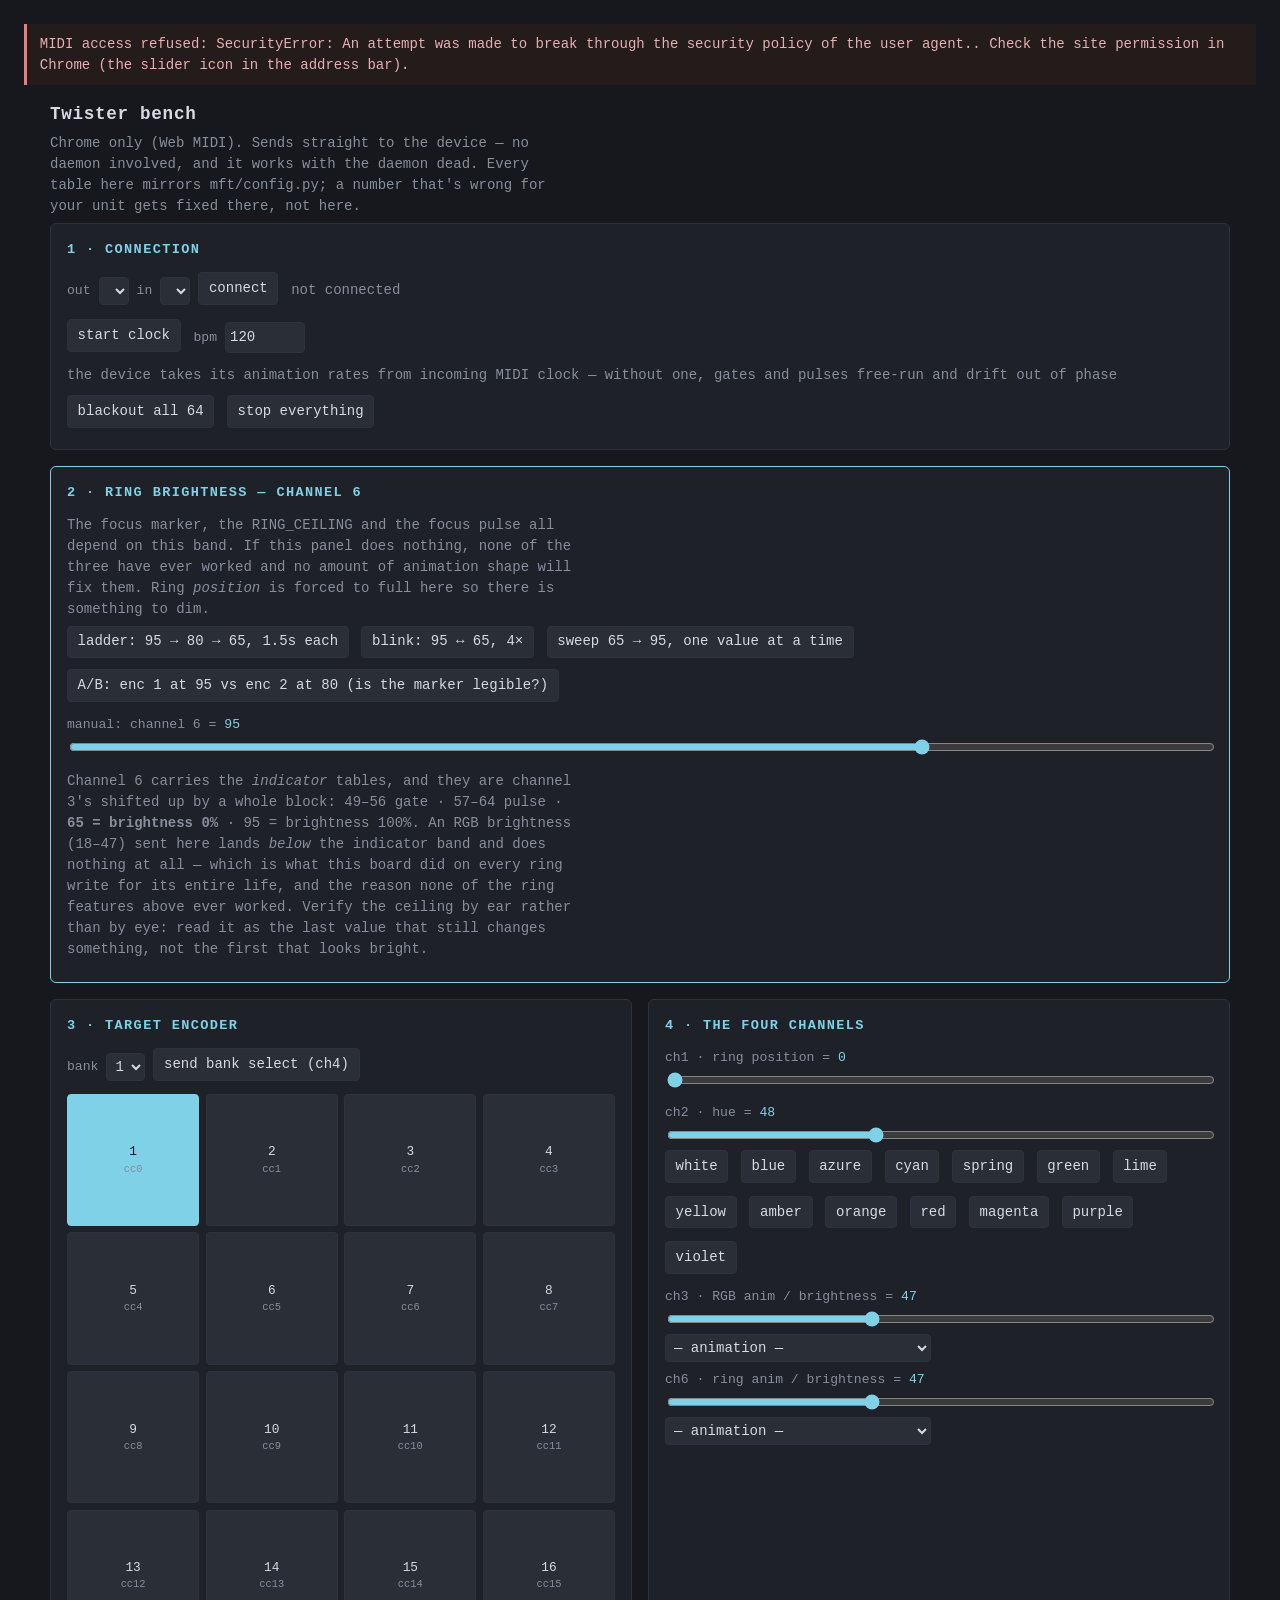
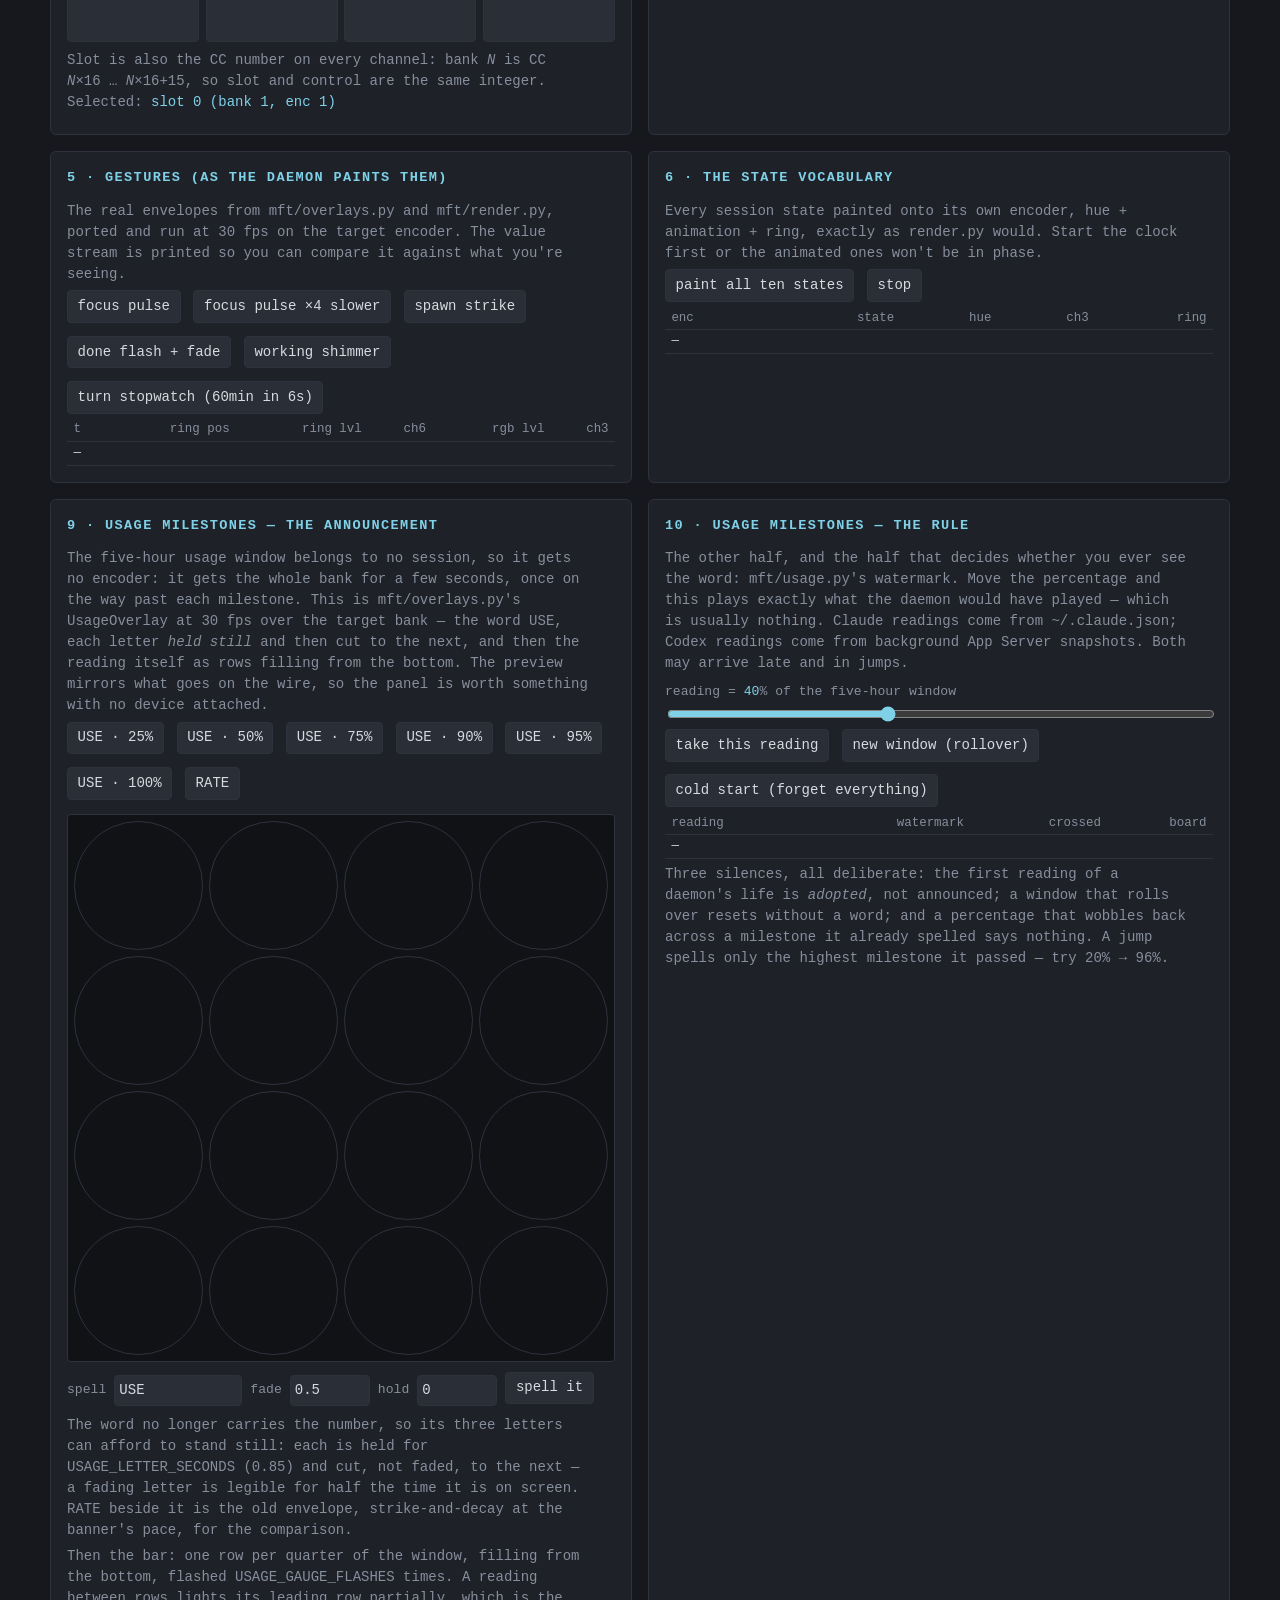
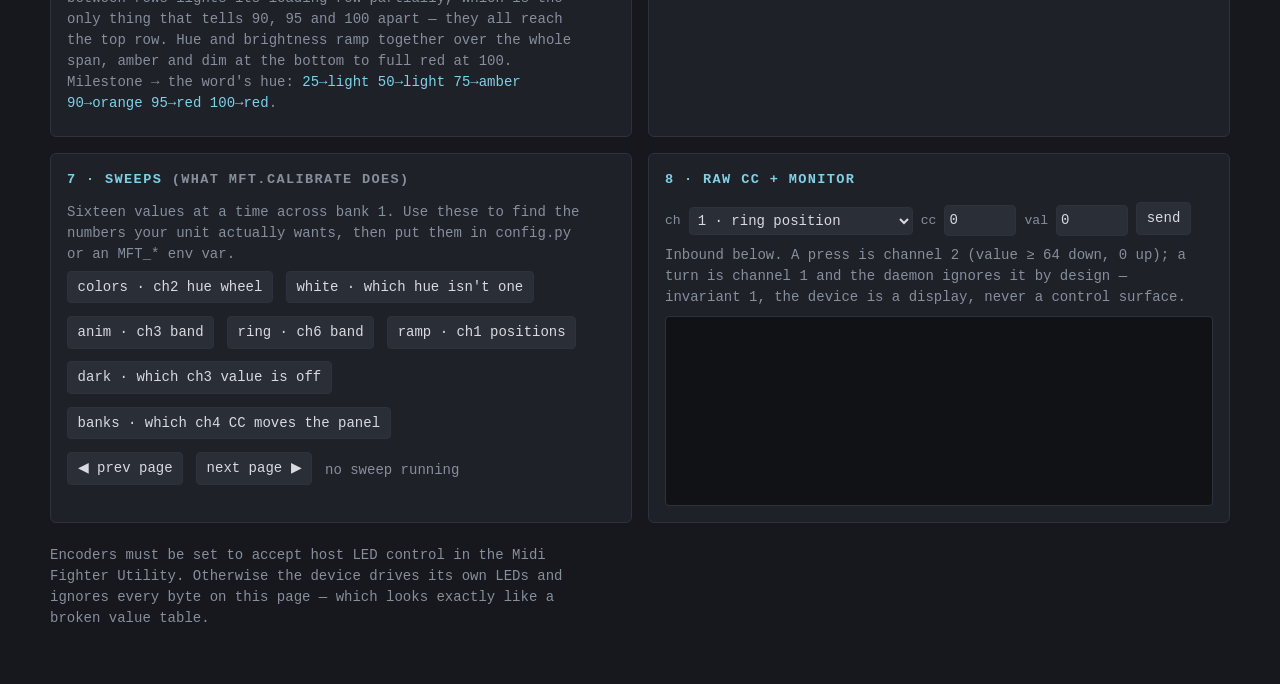
<file: demo/index.html>
<!doctype html>
<html lang="en">
<head>
<meta charset="utf-8">
<meta name="viewport" content="width=device-width, initial-scale=1">
<title>Twister bench</title>
<!--
  A hardware bench for the Midi Fighter Twister, over Web MIDI.

  Why this exists: everything above the wire in this repo is pure and tested,
  which means the questions the test suite cannot answer are exactly the ones
  that cost the most time -- "does this value do what config.py says it does on
  *my* unit", and "is the thing I cannot see a paint bug or a wire bug". The
  Python side answers those by running the whole daemon and then reasoning
  backwards from a board you are looking at. This answers them by sending one
  value and asking you what happened.

  It deliberately does not talk to the daemon. No HTTP, no /status, no hooks --
  the daemon's own httpd sends no CORS headers and a page that needed one would
  be a page that stops working the moment the thing you are debugging is broken.
  Everything here is the browser and the device, and it works with the daemon
  dead. See README, "The demo bench".

  The value tables below are a *mirror* of mft/config.py, not the source. If you
  find a number here that is wrong for your unit, the fix goes in config.py (or
  an MFT_* env var) and then gets copied back to this file.
-->
<style>
  :root {
    --bg: #16181d; --panel: #1e2128; --line: #2e323c;
    --ink: #d7dae1; --dim: #878e9c; --accent: #7fd1e8; --warn: #e8b57f;
  }
  * { box-sizing: border-box; }
  body {
    margin: 0; padding: 1.5rem; background: var(--bg); color: var(--ink);
    font: 14px/1.5 ui-monospace, SFMono-Regular, Menlo, monospace;
  }
  h1 { font-size: 1.1rem; margin: 0 0 .25rem; letter-spacing: .04em; }
  h2 { font-size: .85rem; margin: 0 0 .75rem; color: var(--accent);
       text-transform: uppercase; letter-spacing: .1em; }
  p.note { color: var(--dim); margin: .35rem 0; max-width: 62ch; }
  a { color: var(--accent); }
  .wrap { max-width: 1180px; margin: 0 auto; }
  .cols { display: grid; gap: 1rem; grid-template-columns: repeat(auto-fit, minmax(330px, 1fr)); }
  section {
    background: var(--panel); border: 1px solid var(--line);
    border-radius: 6px; padding: 1rem; margin-bottom: 1rem;
  }
  section.focus { border-color: var(--accent); }
  button {
    font: inherit; background: #2a2e37; color: var(--ink); cursor: pointer;
    border: 1px solid var(--line); border-radius: 4px; padding: .3rem .6rem;
    margin: 0 .3rem .3rem 0;
  }
  button:hover { border-color: var(--accent); }
  button:disabled { opacity: .4; cursor: default; }
  button.on { background: var(--accent); color: #16181d; border-color: var(--accent); }
  select, input[type=number], input[type=text] {
    font: inherit; background: #2a2e37; color: var(--ink);
    border: 1px solid var(--line); border-radius: 4px; padding: .25rem;
  }
  input[type=range] { width: 100%; accent-color: var(--accent); }
  label { display: block; margin: .5rem 0 .15rem; color: var(--dim); font-size: .82rem; }
  .row { display: flex; gap: .5rem; align-items: center; flex-wrap: wrap; }
  .val { color: var(--accent); font-variant-numeric: tabular-nums; }
  .grid { display: grid; grid-template-columns: repeat(4, 1fr); gap: .4rem; margin: .5rem 0; }
  .grid button { margin: 0; aspect-ratio: 1; display: flex; align-items: center;
                 justify-content: center; flex-direction: column; font-size: .8rem; }
  .grid button small { color: var(--dim); font-size: .65rem; }
  /* The word preview: the device's own 4x4, read-only and lit rather than
   * clickable, so the usage panel is worth something with no Twister attached.
   * No transition on the cells -- the fade is thirty frames a second of
   * animation, and a CSS ease on top would smear one letter into the next. */
  .glyphs { display: grid; grid-template-columns: repeat(4, 1fr); gap: .4rem;
            margin: .6rem 0; padding: .4rem; background: #101216;
            border: 1px solid var(--line); border-radius: 4px; }
  .glyphs div { aspect-ratio: 1; border-radius: 50%; border: 1px solid var(--line); }
  pre.log {
    background: #101216; border: 1px solid var(--line); border-radius: 4px;
    padding: .5rem; height: 190px; overflow: auto; margin: .5rem 0 0;
    font-size: .76rem; white-space: pre-wrap; color: var(--dim);
  }
  table { border-collapse: collapse; width: 100%; font-size: .78rem; }
  th, td { text-align: right; padding: .12rem .4rem; border-bottom: 1px solid var(--line); }
  th:first-child, td:first-child { text-align: left; }
  th { color: var(--dim); font-weight: normal; }
  .banner {
    border-left: 3px solid var(--warn); background: #23201b;
    padding: .6rem .8rem; margin: 0 0 1rem; color: #e3cba6;
  }
  .banner.bad { border-color: #e87f7f; background: #241b1b; color: #e8b0b0; }
  .status { color: var(--dim); }
  .status b { color: var(--accent); font-weight: normal; }
  kbd { background: #2a2e37; border: 1px solid var(--line); border-radius: 3px;
        padding: 0 .3rem; font-size: .8rem; }
</style>
</head>
<body>
<div class="wrap">

<h1>Twister bench</h1>
<p class="note">
  Chrome only (Web MIDI). Sends straight to the device — no daemon involved, and
  it works with the daemon dead. Every table here mirrors <code>mft/config.py</code>;
  a number that's wrong for your unit gets fixed there, not here.
</p>

<div id="warn-daemon" class="banner" hidden>
  A daemon appears to be running and repainting at 30Hz. It de-duplicates its
  writes, so anything you send on a channel it isn't currently changing will
  stick — but the moment that session changes state it will paint over you.
  For clean results: <code>.venv/bin/python -m mft.daemon --stop</code>.
</div>

<section>
  <h2>1 · Connection</h2>
  <div class="row">
    <label style="margin:0">out</label> <select id="out"></select>
    <label style="margin:0">in</label> <select id="in"></select>
    <button id="connect">connect</button>
    <span id="conn" class="status">not connected</span>
  </div>
  <div class="row" style="margin-top:.6rem">
    <button id="clock">start clock</button>
    <label style="margin:0">bpm</label>
    <input id="bpm" type="number" value="120" min="20" max="300" style="width:5rem">
    <span class="status">
      the device takes its animation rates from incoming MIDI clock — without
      one, gates and pulses free-run and drift out of phase
    </span>
  </div>
  <div class="row" style="margin-top:.6rem">
    <button id="blackout">blackout all 64</button>
    <button id="panic">stop everything</button>
  </div>
</section>

<section class="focus">
  <h2>2 · Ring brightness — channel 6</h2>
  <p class="note">
    The focus marker, the <code>RING_CEILING</code> and the focus pulse all
    depend on this band. If this panel does nothing, none of the three have ever
    worked and no amount of animation shape will fix them. Ring <em>position</em>
    is forced to full here so there is something to dim.
  </p>
  <div class="row">
    <button data-ladder="step">ladder: 95 → 80 → 65, 1.5s each</button>
    <button data-ladder="blink">blink: 95 ↔ 65, 4×</button>
    <button data-ladder="sweep">sweep 65 → 95, one value at a time</button>
  </div>
  <div class="row" style="margin-top:.4rem">
    <button data-ladder="ab">A/B: enc 1 at 95 vs enc 2 at 80 (is the marker legible?)</button>
  </div>
  <label>manual: channel 6 = <span class="val" id="ch6-val">95</span></label>
  <input type="range" id="ch6" min="0" max="127" value="95">
  <p class="note" style="margin-top:.6rem">
    Channel 6 carries the <em>indicator</em> tables, and they are channel 3's
    shifted up by a whole block: 49–56 gate · 57–64 pulse ·
    <b>65 = brightness 0%</b> · 95 = brightness 100%. An RGB brightness (18–47)
    sent here lands <em>below</em> the indicator band and does nothing at all —
    which is what this board did on every ring write for its entire life, and
    the reason none of the ring features above ever worked. Verify the ceiling
    by ear rather than by eye: read it as the last value that still changes
    something, not the first that looks bright.
  </p>
</section>

<div class="cols">
  <section>
    <h2>3 · Target encoder</h2>
    <div class="row">
      <label style="margin:0">bank</label>
      <select id="bank"><option>1</option><option>2</option><option>3</option><option>4</option></select>
      <button id="banksel">send bank select (ch4)</button>
    </div>
    <div class="grid" id="pad"></div>
    <p class="note">
      Slot is also the CC number on every channel: bank <i>N</i> is CC
      <i>N</i>×16 … <i>N</i>×16+15, so slot and control are the same integer.
      Selected: <span class="val" id="target">slot 0 (bank 1, enc 1)</span>
    </p>
  </section>

  <section>
    <h2>4 · The four channels</h2>
    <label>ch1 · ring position = <span class="val" id="p1">0</span></label>
    <input type="range" id="c1" min="0" max="127" value="0">
    <label>ch2 · hue = <span class="val" id="p2">48</span></label>
    <input type="range" id="c2" min="0" max="127" value="48">
    <div class="row" id="hues"></div>
    <label>ch3 · RGB anim / brightness = <span class="val" id="p3">47</span></label>
    <input type="range" id="c3" min="0" max="127" value="47">
    <select id="anim3"></select>
    <label>ch6 · ring anim / brightness = <span class="val" id="p6">47</span></label>
    <input type="range" id="c6" min="0" max="127" value="47">
    <select id="anim6"></select>
  </section>
</div>

<div class="cols">
  <section>
    <h2>5 · Gestures (as the daemon paints them)</h2>
    <p class="note">
      The real envelopes from <code>mft/overlays.py</code> and
      <code>mft/render.py</code>, ported and run at 30 fps on the target
      encoder. The value stream is printed so you can compare it against
      what you're seeing.
    </p>
    <div class="row">
      <button data-gesture="focus">focus pulse</button>
      <button data-gesture="focus-slow">focus pulse ×4 slower</button>
      <button data-gesture="spawn">spawn strike</button>
      <button data-gesture="done">done flash + fade</button>
      <button data-gesture="working">working shimmer</button>
      <button data-gesture="turn">turn stopwatch (60min in 6s)</button>
    </div>
    <table id="trace"><thead><tr>
      <th>t</th><th>ring pos</th><th>ring lvl</th><th>ch6</th><th>rgb lvl</th><th>ch3</th>
    </tr></thead><tbody><tr><td colspan="6">—</td></tr></tbody></table>
  </section>

  <section>
    <h2>6 · The state vocabulary</h2>
    <p class="note">
      Every session state painted onto its own encoder, hue + animation +
      ring, exactly as <code>render.py</code> would. Start the clock first or
      the animated ones won't be in phase.
    </p>
    <div class="row">
      <button id="states">paint all ten states</button>
      <button id="states-stop">stop</button>
    </div>
    <table id="states-key"><thead><tr>
      <th>enc</th><th>state</th><th>hue</th><th>ch3</th><th>ring</th>
    </tr></thead><tbody><tr><td colspan="5">—</td></tr></tbody></table>
  </section>
</div>

<div class="cols">
  <section>
    <h2>9 · Usage milestones — the announcement</h2>
    <p class="note">
      The five-hour usage window belongs to no session, so it gets no encoder:
      it gets the whole bank for a few seconds, once on the way past each
      milestone. This is <code>mft/overlays.py</code>'s
      <code>UsageOverlay</code> at 30 fps over the target bank — the word
      <code>USE</code>, each letter <em>held still</em> and then cut to the next,
      and then the reading itself as rows filling from the bottom. The preview
      mirrors what goes on the wire, so the panel is worth something with no
      device attached.
    </p>
    <div class="row">
      <button data-milestone="25">USE · 25%</button>
      <button data-milestone="50">USE · 50%</button>
      <button data-milestone="75">USE · 75%</button>
      <button data-milestone="90">USE · 90%</button>
      <button data-milestone="95">USE · 95%</button>
      <button data-milestone="100">USE · 100%</button>
      <button data-word="RATE">RATE</button>
    </div>
    <div class="glyphs" id="glyphs"></div>
    <div class="row">
      <label style="margin:0">spell</label>
      <input id="word" type="text" value="USE" size="10" style="width:8rem">
      <label style="margin:0">fade</label>
      <input id="word-fade" type="number" value="0.5" min="0.1" max="2" step="0.05" style="width:5rem">
      <label style="margin:0">hold</label>
      <input id="word-hold" type="number" value="0" min="0" max="2" step="0.05" style="width:5rem">
      <button id="spell">spell it</button>
    </div>
    <p class="note">
      The word no longer carries the number, so its three letters can afford to
      stand still: each is held for <code>USAGE_LETTER_SECONDS</code> (0.85)
      and cut, not faded, to the next — a fading letter is legible for half the
      time it is on screen. <code>RATE</code> beside it is the old envelope,
      strike-and-decay at the banner's pace, for the comparison.
    </p>
    <p class="note">
      Then the bar: one row per quarter of the window, filling from the bottom,
      flashed <code>USAGE_GAUGE_FLASHES</code> times. A reading between rows
      lights its leading row partially, which is the only thing that tells 90,
      95 and 100 apart — they all reach the top row. Hue and brightness ramp
      together over the whole span, amber and dim at the bottom to full red at
      100. Milestone → the word's hue:
      <span class="val" id="usage-colors"></span>.
    </p>
  </section>

  <section>
    <h2>10 · Usage milestones — the rule</h2>
    <p class="note">
      The other half, and the half that decides whether you ever see the word:
      <code>mft/usage.py</code>'s watermark. Move the percentage and this plays
      exactly what the daemon would have played — which is usually nothing.
      Claude readings come from <code>~/.claude.json</code>; Codex readings come
      from background App Server snapshots. Both may arrive late and in jumps.
    </p>
    <label>reading = <span class="val" id="pct-val">40</span>% of the five-hour window</label>
    <input type="range" id="pct" min="0" max="100" value="40">
    <div class="row">
      <button id="pct-send">take this reading</button>
      <button id="pct-roll">new window (rollover)</button>
      <button id="pct-cold">cold start (forget everything)</button>
    </div>
    <table id="usage-trace"><thead><tr>
      <th>reading</th><th>watermark</th><th>crossed</th><th>board</th>
    </tr></thead><tbody><tr><td colspan="4">—</td></tr></tbody></table>
    <p class="note">
      Three silences, all deliberate: the first reading of a daemon's life is
      <em>adopted</em>, not announced; a window that rolls over resets without
      a word; and a percentage that wobbles back across a milestone it already
      spelled says nothing. A jump spells only the highest milestone it passed
      — try 20% → 96%.
    </p>
  </section>
</div>

<div class="cols">
  <section>
    <h2>7 · Sweeps <span class="status">(what mft.calibrate does)</span></h2>
    <p class="note">
      Sixteen values at a time across bank 1. Use these to find the numbers your
      unit actually wants, then put them in <code>config.py</code> or an
      <code>MFT_*</code> env var.
    </p>
    <div class="row">
      <button data-sweep="colors">colors · ch2 hue wheel</button>
      <button data-sweep="white">white · which hue isn't one</button>
      <button data-sweep="anim">anim · ch3 band</button>
      <button data-sweep="ring">ring · ch6 band</button>
      <button data-sweep="ramp">ramp · ch1 positions</button>
      <button data-sweep="dark">dark · which ch3 value is off</button>
      <button data-sweep="banks">banks · which ch4 CC moves the panel</button>
    </div>
    <div class="row" style="margin-top:.5rem">
      <button id="sweep-prev">◀ prev page</button>
      <button id="sweep-next">next page ▶</button>
      <span id="sweep-label" class="status">no sweep running</span>
    </div>
  </section>

  <section>
    <h2>8 · Raw CC + monitor</h2>
    <div class="row">
      <label style="margin:0">ch</label>
      <select id="rch">
        <option value="0">1 · ring position</option>
        <option value="1">2 · hue / press in</option>
        <option value="2">3 · RGB anim+bright</option>
        <option value="3">4 · banks, side buttons</option>
        <option value="4">5 · shift</option>
        <option value="5">6 · ring anim+bright</option>
      </select>
      <label style="margin:0">cc</label> <input id="rcc" type="number" value="0" min="0" max="127" style="width:4.5rem">
      <label style="margin:0">val</label> <input id="rval" type="number" value="0" min="0" max="127" style="width:4.5rem">
      <button id="rsend">send</button>
    </div>
    <p class="note">
      Inbound below. A press is channel 2 (value ≥ 64 down, 0 up); a turn is
      channel 1 and the daemon ignores it by design — invariant 1, the device is
      a display, never a control surface.
    </p>
    <pre class="log" id="log"></pre>
  </section>
</div>

<p class="note" style="margin-bottom:2rem">
  Encoders must be set to accept host LED control in the Midi Fighter Utility.
  Otherwise the device drives its own LEDs and ignores every byte on this page —
  which looks exactly like a broken value table.
</p>

</div>
<script>
"use strict";

// ---------------------------------------------------------------------------
// The tables. Mirror of mft/config.py; that file is the source of truth.
// ---------------------------------------------------------------------------
const CH = { ENCODER: 0, SWITCH: 1, SWITCH_ANIM: 2, SYSTEM: 3, SHIFT: 4, RING_ANIM: 5 };
const SLOT_COUNT = 64, PER_BANK = 16;

const COLORS = { white: 127, blue: 1, azure: 12, cyan: 25, spring: 37, green: 48,
                 lime: 58, yellow: 62, amber: 68, orange: 72, red: 78,
                 magenta: 98, purple: 110, violet: 118 };

const ANIM_NONE = 0;
const RATES = ["1/8", "1/4", "1/2", "1", "2", "4", "8", "16"];
const ANIM_GATE = {}, ANIM_PULSE = {};
RATES.forEach((r, i) => { ANIM_GATE[r] = 1 + i; ANIM_PULSE[r] = 9 + i; });

// The two ramps do not line up, and they miss by a whole block. Channel 6
// carries the *indicator* bands, which sit RING_ANIM_OFFSET above channel 3's:
// 49-56 gate, 57-64 pulse, 65-95 brightness. Sending an RGB brightness on
// channel 6 lands below the indicator band and does nothing, which is exactly
// the bug this page was built to find.
const RING_ANIM_OFFSET = 48;
const RING_MIN = 65, RING_MAX = 95;
const RGB_MIN = 18, RGB_MAX = 47;
const DARK_VALUE = RGB_MIN, RING_DARK_VALUE = RING_MIN;
// The hue an unlit encoder is left holding. Channel 2 has no dark end, so this
// is only ever seen if something relights the LED without setting a hue first.
const DARK_COLOR = COLORS.white;

const BANK_SELECT_CC = [0, 1, 2, 3], BANK_SELECT_VALUE = 127;

const STATE_COLORS = { idle: "green", thinking: "cyan", working: "orange",
  streaming: "spring", permission: "red", plan: "yellow", waiting: "amber",
  error: "red", done: "green", ended: null };
const STATE_ANIM = { permission: ANIM_GATE["4"], plan: ANIM_GATE["2"],
  waiting: ANIM_PULSE["1/2"], streaming: ANIM_PULSE["2"] };
const STATE_ORDER = ["permission", "plan", "error", "waiting", "streaming",
  "working", "thinking", "done", "idle", "ended"];

const IDLE_BRIGHTNESS = 0.22, ACTIVE_BRIGHTNESS = 1.0;
const RING_CEILING = 0.5, ATTENTION_RING_LEVEL = 1.0;
const PULSE_SECONDS = 0.5, PULSE_RISE = 0.2;
const SPAWN_SECONDS = 0.45, DONE_FADE_SECONDS = 12.0;
const PIP = 2, FPS = 30;

const clamp01 = t => Math.max(0, Math.min(1, t));
const lerp = (lo, hi, t) => lo + (hi - lo) * clamp01(t);
const smoothstep = t => { t = clamp01(t); return t * t * (3 - 2 * t); };
const ringValue = f => RING_MIN + Math.round(clamp01(f) * (RING_MAX - RING_MIN));
const rgbValue  = f => RGB_MIN  + Math.round(clamp01(f) * (RGB_MAX  - RGB_MIN));

// ---------------------------------------------------------------------------
// Wire
// ---------------------------------------------------------------------------
let midi = null, out = null, input = null, clockTimer = null, running = null;
const $ = id => document.getElementById(id);
const logEl = $("log");

function say(line) {
  const t = new Date().toLocaleTimeString("en-GB");
  logEl.textContent = `${t}  ${line}\n` + logEl.textContent.slice(0, 12000);
}

function cc(channel, control, value) {
  if (!out) return;
  value = Math.max(0, Math.min(127, Math.round(value)));
  out.send([0xB0 | channel, control & 127, value]);
}

function stopRunning() {
  if (running) { clearInterval(running); running = null; }
}

// One encoder, one full cell -- the same order Twister.write uses: brightness
// before hue on the RGB, so a hue never lands on an LED that is about to be lit.
function writeCell(slot, { color, rgbAnim = 0, ring = 0, brightness = 0, ringLevel = null }) {
  if (color === null) {
    cc(CH.SWITCH_ANIM, slot, DARK_VALUE);
    cc(CH.SWITCH, slot, DARK_COLOR);
  } else {
    cc(CH.SWITCH, slot, color);
    cc(CH.SWITCH_ANIM, slot, rgbAnim ? rgbAnim : rgbValue(brightness));
  }
  cc(CH.ENCODER, slot, ring);
  cc(CH.RING_ANIM, slot, ringValue(ringLevel === null ? brightness : ringLevel));
}

function clearSlot(slot) {
  cc(CH.ENCODER, slot, 0);
  cc(CH.SWITCH_ANIM, slot, DARK_VALUE);
  cc(CH.SWITCH, slot, COLORS.blue);
  cc(CH.RING_ANIM, slot, RING_DARK_VALUE);
}

// ---------------------------------------------------------------------------
// Ports
// ---------------------------------------------------------------------------
async function boot() {
  if (!navigator.requestMIDIAccess) {
    document.body.insertAdjacentHTML("afterbegin",
      '<div class="banner bad">This browser has no Web MIDI. Use Chrome.</div>');
    return;
  }
  try {
    midi = await navigator.requestMIDIAccess({ sysex: false });
  } catch (err) {
    document.body.insertAdjacentHTML("afterbegin",
      `<div class="banner bad">MIDI access refused: ${err}. Check the site
       permission in Chrome (the slider icon in the address bar).</div>`);
    return;
  }
  midi.onstatechange = ports;
  ports();
  autoConnect();
}

function ports() {
  const fill = (sel, iter) => {
    const had = sel.value;
    sel.innerHTML = "";
    for (const p of iter) sel.add(new Option(p.name, p.id));
    if (had) sel.value = had;
  };
  fill($("out"), midi.outputs.values());
  fill($("in"), midi.inputs.values());
}

function autoConnect() {
  for (const p of midi.outputs.values())
    if (/twister/i.test(p.name)) { $("out").value = p.id; break; }
  for (const p of midi.inputs.values())
    if (/twister/i.test(p.name)) { $("in").value = p.id; break; }
  if ($("out").value) connect();
}

function connect() {
  out = midi.outputs.get($("out").value) || null;
  if (input) input.onmidimessage = null;
  input = midi.inputs.get($("in").value) || null;
  if (input) input.onmidimessage = onMidi;
  $("conn").innerHTML = out
    ? `<b>${out.name}</b>${input ? " / in ok" : " / no input"}`
    : "not connected";
  if (out) say(`connected to ${out.name}`);
}

function onMidi(msg) {
  const [status, a, b] = msg.data;
  const type = status & 0xF0, ch = (status & 0x0F) + 1;
  if (type !== 0xB0) return;
  let what = `ch${ch} cc${a} = ${b}`;
  if (ch === 2) what += b >= 64 ? "   ← press down" : "   ← release";
  if (ch === 1) what += "   ← knob turn (the daemon ignores these)";
  if (ch === 4) what += "   ← bank / side button";
  say(what);
}

$("connect").onclick = connect;
$("out").onchange = connect;
$("in").onchange = connect;

// ---------------------------------------------------------------------------
// Clock. 24 pulses per quarter note; without it every animated encoder
// free-runs off its own timer and they drift, which reads as broken hardware.
// ---------------------------------------------------------------------------
$("clock").onclick = () => {
  if (clockTimer) {
    clearInterval(clockTimer); clockTimer = null;
    if (out) out.send([0xFC]);
    $("clock").textContent = "start clock"; $("clock").classList.remove("on");
    say("clock stopped");
    return;
  }
  if (!out) return;
  const bpm = Number($("bpm").value) || 120;
  out.send([0xFA]);
  clockTimer = setInterval(() => out.send([0xF8]), 60000 / (bpm * 24));
  $("clock").textContent = "stop clock"; $("clock").classList.add("on");
  say(`clock at ${bpm} bpm`);
};

$("blackout").onclick = () => {
  stopRunning();
  for (let s = 0; s < SLOT_COUNT; s++) clearSlot(s);
  say("blackout: all 64 encoders dark");
};
$("panic").onclick = () => {
  stopRunning();
  if (clockTimer) $("clock").click();
  say("stopped");
};

// ---------------------------------------------------------------------------
// Target
// ---------------------------------------------------------------------------
let slot = 0;
function drawPad() {
  const bank = Number($("bank").value) - 1;
  $("pad").innerHTML = "";
  for (let i = 0; i < PER_BANK; i++) {
    const s = bank * PER_BANK + i;
    const b = document.createElement("button");
    b.innerHTML = `${i + 1}<small>cc${s}</small>`;
    if (s === slot) b.classList.add("on");
    b.onclick = () => { slot = s; drawPad(); showTarget(); };
    $("pad").appendChild(b);
  }
}
function showTarget() {
  $("target").textContent =
    `slot ${slot} (bank ${Math.floor(slot / PER_BANK) + 1}, enc ${slot % PER_BANK + 1})`;
}
$("bank").onchange = drawPad;
$("banksel").onclick = () => {
  const bank = Number($("bank").value) - 1;
  cc(CH.SYSTEM, BANK_SELECT_CC[bank], BANK_SELECT_VALUE);
  say(`bank select: ch4 cc${BANK_SELECT_CC[bank]} = ${BANK_SELECT_VALUE}`);
};
drawPad(); showTarget();

// ---------------------------------------------------------------------------
// The four channels
// ---------------------------------------------------------------------------
const sliders = [["c1", "p1", CH.ENCODER], ["c2", "p2", CH.SWITCH],
                 ["c3", "p3", CH.SWITCH_ANIM], ["c6", "p6", CH.RING_ANIM]];
for (const [id, out_, channel] of sliders) {
  $(id).oninput = () => { $(out_).textContent = $(id).value; cc(channel, slot, Number($(id).value)); };
}

for (const [name, value] of Object.entries(COLORS)) {
  const b = document.createElement("button");
  b.textContent = name;
  b.onclick = () => { $("c2").value = value; $("p2").textContent = value; cc(CH.SWITCH, slot, value); };
  $("hues").appendChild(b);
}

// `shift` is 0 for channel 3 and RING_ANIM_OFFSET for channel 6 -- the whole
// difference between the two channels' tables.
function animOptions(sel, floor, shift) {
  sel.add(new Option("— animation —", ""));
  sel.add(new Option("0 · none (device takes over)", 0));
  for (const r of RATES)
    sel.add(new Option(`gate ${r}  · ${ANIM_GATE[r] + shift}`, ANIM_GATE[r] + shift));
  for (const r of RATES)
    sel.add(new Option(`pulse ${r} · ${ANIM_PULSE[r] + shift}`, ANIM_PULSE[r] + shift));
  sel.add(new Option(`${floor} · brightness 0% (off)`, floor));
}
animOptions($("anim3"), DARK_VALUE, 0);
animOptions($("anim6"), RING_DARK_VALUE, RING_ANIM_OFFSET);
$("anim3").onchange = () => { if ($("anim3").value === "") return;
  $("c3").value = $("anim3").value; $("p3").textContent = $("anim3").value;
  cc(CH.SWITCH_ANIM, slot, Number($("anim3").value)); };
$("anim6").onchange = () => { if ($("anim6").value === "") return;
  $("c6").value = $("anim6").value; $("p6").textContent = $("anim6").value;
  cc(CH.RING_ANIM, slot, Number($("anim6").value)); };

// ---------------------------------------------------------------------------
// 2 · The channel 6 question
// ---------------------------------------------------------------------------
$("ch6").oninput = () => {
  $("ch6-val").textContent = $("ch6").value;
  cc(CH.ENCODER, slot, 127);
  cc(CH.RING_ANIM, slot, Number($("ch6").value));
};

function steps(list, hold, done) {
  stopRunning();
  let i = 0;
  const tick = () => {
    if (i >= list.length) { stopRunning(); if (done) done(); return; }
    list[i++]();
  };
  tick();
  running = setInterval(tick, hold);
}

document.querySelectorAll("[data-ladder]").forEach(btn => btn.onclick = () => {
  const kind = btn.dataset.ladder;
  cc(CH.ENCODER, slot, 127);
  cc(CH.SWITCH_ANIM, slot, DARK_VALUE);   // RGB out of the way; this is about the ring
  if (kind === "step") {
    const mid = ringValue(0.5);
    say(`ladder on ch6: ${RING_MAX} (full) → ${mid} (half) → ${RING_MIN} (off)`);
    steps([RING_MAX, mid, RING_MIN].map(
      v => () => { cc(CH.RING_ANIM, slot, v); say(`  ch6 = ${v}`); }), 1500);
  } else if (kind === "blink") {
    say(`blink on ch6: ${RING_MAX} ↔ ${RING_MIN}`);
    const seq = [];
    for (let i = 0; i < 8; i++) {
      const v = i % 2 ? RING_MIN : RING_MAX;
      seq.push(() => cc(CH.RING_ANIM, slot, v));
    }
    steps(seq, 600);
  } else if (kind === "sweep") {
    say(`sweep ch6 ${RING_MIN} → ${RING_MAX}, one value at a time`);
    const seq = [];
    for (let v = RING_MIN; v <= RING_MAX; v++)
      seq.push(() => { cc(CH.RING_ANIM, slot, v); $("ch6-val").textContent = v; });
    steps(seq, 220);
  } else if (kind === "ab") {
    stopRunning();
    const base = Math.floor(slot / PER_BANK) * PER_BANK;
    for (let i = 0; i < PER_BANK; i++) clearSlot(base + i);
    for (const [i, v] of [[0, ringValue(ATTENTION_RING_LEVEL)], [1, ringValue(RING_CEILING)]]) {
      cc(CH.ENCODER, base + i, 127);
      cc(CH.RING_ANIM, base + i, v);
    }
    say(`A/B: enc 1 = ${ringValue(ATTENTION_RING_LEVEL)} (marker), ` +
        `enc 2 = ${ringValue(RING_CEILING)} (RING_CEILING). ` +
        `Different? Then the marker is legible and the ramp works.`);
  }
});

// ---------------------------------------------------------------------------
// 5 · Gestures, run at 30fps with the real envelopes
// ---------------------------------------------------------------------------
const traceBody = document.querySelector("#trace tbody");
function trace(rows) {
  traceBody.innerHTML = rows.map(r =>
    `<tr><td>${r.t.toFixed(3)}</td><td>${r.ring}</td><td>${r.ringLevel.toFixed(3)}</td>` +
    `<td>${ringValue(r.ringLevel)}</td><td>${r.brightness.toFixed(3)}</td>` +
    `<td>${r.rgbAnim ? r.rgbAnim : rgbValue(r.brightness)}</td></tr>`).join("");
}

// The cell a gesture is painted over, so the settle has somewhere to land.
function underCell(kind) {
  if (kind.startsWith("focus"))
    // Focused, so mark_focus has already pinned the ring at full -- which is
    // exactly why the ring gesture has to be spent below it.
    return { color: COLORS.green, rgbAnim: 0, ring: PIP,
             brightness: IDLE_BRIGHTNESS, ringLevel: ATTENTION_RING_LEVEL };
  return { color: COLORS.green, rgbAnim: 0, ring: PIP,
           brightness: IDLE_BRIGHTNESS, ringLevel: RING_CEILING };
}

function playGesture(kind) {
  stopRunning();
  const under = underCell(kind);
  const slow = kind === "focus-slow" ? 4 : 1;
  const duration = {
    focus: PULSE_SECONDS, "focus-slow": PULSE_SECONDS * 4, spawn: SPAWN_SECONDS,
    done: 6.0, working: 6.0, turn: 6.0,
  }[kind];
  const rows = [];
  const started = performance.now();

  running = setInterval(() => {
    const t = (performance.now() - started) / 1000;
    if (t >= duration) { stopRunning(); writeCell(slot, under); trace(rows); return; }
    let cell;
    if (kind === "focus" || kind === "focus-slow") {
      // RGB only. The ring holds the marker still through the whole gesture --
      // the swell is the event, the ring is the state.
      const u = t / (PULSE_SECONDS * slow);
      let swell, settle;
      if (u < PULSE_RISE) { swell = clamp01(u / PULSE_RISE); settle = 0; }
      else { swell = 1; settle = smoothstep(clamp01((u - PULSE_RISE) / (1 - PULSE_RISE))); }
      cell = { color: under.color, rgbAnim: 0, ring: under.ring,
               brightness: lerp(swell, under.brightness, settle),
               ringLevel: under.ringLevel };
    } else if (kind === "spawn") {
      const u = clamp01(t / SPAWN_SECONDS);
      const level = 1 - smoothstep(u);
      cell = { color: COLORS.white, rgbAnim: 0, ring: Math.round(127 * level),
               brightness: level, ringLevel: level };
    } else if (kind === "done") {
      const fade = clamp01(1 - t / (DONE_FADE_SECONDS / 2));
      cell = { color: COLORS.green, rgbAnim: 0, ring: Math.max(PIP, Math.round(127 * fade)),
               brightness: lerp(IDLE_BRIGHTNESS, ACTIVE_BRIGHTNESS, fade),
               ringLevel: lerp(IDLE_BRIGHTNESS, ACTIVE_BRIGHTNESS, fade) };
    } else if (kind === "working") {
      // One tool call every 1.2s, decaying between: shimmer rate reads as
      // tool-call frequency out of the corner of your eye.
      const sinceTool = t % 1.2;
      const kick = Math.max(0, 1 - sinceTool / 0.6);
      const level = lerp(0.35, ACTIVE_BRIGHTNESS, kick);
      cell = { color: COLORS.orange, rgbAnim: 0, ring: Math.round(127 * (t / duration)),
               brightness: level, ringLevel: Math.min(level, RING_CEILING) };
    } else { // turn: the stopwatch, a quarter ring per 5min/15min/30min/60min
      // config.STOPWATCH_CURVE, interpolated straight through its four points.
      const CURVE = [[0, 0], [1 / 60, 0.125], [5 / 60, 0.25],
                     [15 / 60, 0.5], [30 / 60, 0.75], [1, 1]];
      const x = Math.min(1, t / duration);  // one hour compressed into the run
      let f = 1;
      for (let i = 1; i < CURVE.length; i++) {
        const [x0, y0] = CURVE[i - 1], [x1, y1] = CURVE[i];
        if (x <= x1) { f = y0 + (y1 - y0) * (x - x0) / (x1 - x0); break; }
      }
      // The floor is an offset, not a clamp (render.stopwatch_ring) -- clamped,
      // the ring sits frozen on the stub for the first nineteen seconds.
      const FLOOR = 4;
      cell = { color: COLORS.orange, rgbAnim: 0,
               ring: FLOOR + Math.floor((127 - FLOOR) * f),
               brightness: ACTIVE_BRIGHTNESS, ringLevel: RING_CEILING };
    }
    writeCell(slot, cell);
    if (rows.length < 60) rows.push({ t, ...cell });
  }, 1000 / FPS);
  say(`gesture: ${kind} on slot ${slot}`);
}
document.querySelectorAll("[data-gesture]").forEach(
  b => b.onclick = () => playGesture(b.dataset.gesture));

// ---------------------------------------------------------------------------
// 6 · The state vocabulary
// ---------------------------------------------------------------------------
$("states").onclick = () => {
  stopRunning();
  const rows = [];
  STATE_ORDER.forEach((state, i) => {
    const name = STATE_COLORS[state];
    const color = name === null ? null : COLORS[name];
    const anim = STATE_ANIM[state] || 0;
    const ring = ["permission", "plan", "waiting", "error"].includes(state) ? 127
               : state === "done" ? 90 : state === "ended" ? 0 : PIP;
    const brightness = state === "idle" ? IDLE_BRIGHTNESS
                     : state === "ended" ? 0 : ACTIVE_BRIGHTNESS;
    writeCell(i, { color, rgbAnim: anim, ring, brightness,
                   ringLevel: Math.min(brightness, RING_CEILING) });
    rows.push(`<tr><td>${i + 1}</td><td>${state}</td><td>${name || "—"}</td>` +
              `<td>${anim || rgbValue(brightness)}</td><td>${ring}</td></tr>`);
  });
  document.querySelector("#states-key tbody").innerHTML = rows.join("");
  say("painted the ten states across encoders 1-10");
};
$("states-stop").onclick = () => { stopRunning(); for (let s = 0; s < PER_BANK; s++) clearSlot(s); };

// ---------------------------------------------------------------------------
// 9 + 10 · Usage milestones. Mirror of mft/usage.py, mft/font.py and the
// USAGE_* block of mft/config.py -- the same relationship every other table on
// this page has with config.py, and the same direction: those files are the
// source, this is the copy you can drive by hand.
// ---------------------------------------------------------------------------
// mft/font.py, row for row. Four pixels is not enough for a legible alphabet
// and several of these are frank approximations -- enough to spell a word you
// are expecting, which is the whole job.
const GLYPHS = {
  " ": ["....", "....", "....", "...."],
  A: ["####", "#..#", "####", "#..#"], B: ["###.", "#..#", "###.", "###."],
  C: ["####", "#...", "#...", "####"], D: ["###.", "#..#", "#..#", "###."],
  E: ["####", "###.", "#...", "####"], F: ["####", "#...", "###.", "#..."],
  G: [".###", "#...", "#..#", ".###"], H: ["#..#", "#..#", "####", "#..#"],
  I: ["####", ".##.", ".##.", "####"], J: ["..##", "...#", "#..#", ".##."],
  K: ["#..#", "##..", "##..", "#..#"], L: ["#...", "#...", "#...", "####"],
  M: ["#..#", "####", "#..#", "#..#"], N: ["#..#", "##.#", "#.##", "#..#"],
  O: [".##.", "#..#", "#..#", ".##."], P: ["###.", "#..#", "###.", "#..."],
  Q: [".##.", "#..#", "#.##", ".###"], R: ["###.", "#..#", "###.", "#..#"],
  S: [".###", "##..", "..##", "###."], T: ["####", ".##.", ".##.", ".##."],
  U: ["#..#", "#..#", "#..#", "####"], V: ["#..#", "#..#", "#..#", ".##."],
  W: ["#..#", "#..#", "####", ".##."], X: ["#..#", ".##.", ".##.", "#..#"],
  Y: ["#..#", ".##.", ".##.", ".##."], Z: ["####", "..#.", ".#..", "####"],
  0: [".##.", "#..#", "#..#", ".##."], 1: [".#..", "##..", ".#..", "###."],
  2: ["###.", "..#.", ".#..", "####"], 3: ["###.", "..#.", "..#.", "###."],
  4: ["#..#", "#..#", "####", "...#"], 5: ["####", "##..", "..##", "###."],
  6: [".##.", "#...", "###.", ".##."], 7: ["####", "...#", "..#.", ".#.."],
  8: [".##.", "#..#", ".##.", ".##."], 9: [".##.", "#..#", ".###", "..#."],
};

/** One glyph as sixteen intensities, in slot order. Unknown characters are blank. */
function pixels(ch) {
  const rows = (GLYPHS[String(ch).toUpperCase()] || GLYPHS[" "]).join("");
  return Array.from(rows, px => (px === "#" ? 1 : 0));
}

const USAGE_MILESTONES = [25, 50, 75, 90, 95, 100];
// config.USAGE_COLORS: first band the milestone reaches into, else plain light.
const USAGE_COLORS = [[95, "red"], [90, "orange"], [75, "amber"]];
const USAGE_WORD = "USE";
// Held, then cut. The cut is a fade short enough to read as one -- the same
// trick config.py plays, and for the same reason: the envelope already exists.
const USAGE_LETTER_SECONDS = 0.85, USAGE_LETTER_CUT = 0.02;
// The bar after it: rows from the bottom, flashed. Filled rows are always at
// full and the hue carries the severity; only the leading row is dimmed, by how
// far into it the reading is -- see USAGE_GAUGE_PARTIAL in mft/config.py.
const USAGE_GAUGE_FLASHES = 3, USAGE_GAUGE_FLASH_SECONDS = 0.42;
const USAGE_GAUGE_DUTY = 0.6;
const USAGE_GAUGE_HUE = [COLORS.amber, COLORS.red];
const USAGE_GAUGE_PARTIAL = [0.3, 1];
const GRID_ROWS = 4, GRID_COLS = 4;
const TEXT_FADE_SECONDS = 0.75, BANNER_SECONDS = 2.4;
const USAGE_ROLLOVER_DROP = 10;
// A word is spelled in *light*, not in hue: TEXT_COLOR is null, which on this
// hardware means the ring at full with the RGB switched off. Only the top two
// bands wear a color, and these hexes are the preview's alone -- the wire gets
// the MIDI values in COLORS above. Mirror of js/config.js.
const HEX = { white: "#f2f4f8", amber: "#f0a83f", orange: "#f5762a", red: "#f0322a" };

function bannerColor(milestone) {
  for (const [threshold, color] of USAGE_COLORS)
    if (milestone >= threshold) return color;
  return null;   // TEXT_COLOR: white ring, RGB off
}

/** mft.usage.crossed: the highest milestone in (watermark, percent]. */
function crossed(watermark, percent) {
  const reached = USAGE_MILESTONES.filter(m => watermark < m && m <= percent);
  return reached.length ? Math.max(...reached) : null;
}

// The preview: sixteen cells in the device's own 4x4, lit from the same
// intensities the wire gets. This is the part that works with no Twister
// plugged in, which is most of the time you want to look at a word.
const glyphCells = [];
for (let i = 0; i < PER_BANK; i++) {
  const cell = document.createElement("div");
  $("glyphs").appendChild(cell);
  glyphCells.push(cell);
}
/** Blend two "#rrggbb" strings. The bar's hue is a ramp, not one of the names. */
function mixHex(a, b, t) {
  const parse = h => [1, 3, 5].map(i => parseInt(h.slice(i, i + 2), 16));
  const [ar, ag, ab] = parse(a), [br, bg, bb] = parse(b);
  return "#" + [[ar, br], [ag, bg], [ab, bb]]
    .map(([lo, hi]) => Math.round(lerp(lo, hi, t)).toString(16).padStart(2, "0"))
    .join("");
}

function preview(lit, color) {
  previewHex(lit, HEX[color] || HEX.white);
}
function previewHex(lit, hex) {
  glyphCells.forEach((cell, i) => {
    const level = lit[i];
    cell.style.background = level > 0.02 ? hex : "transparent";
    cell.style.opacity = level > 0.02 ? Math.max(0.12, level).toFixed(3) : 1;
  });
}
$("usage-colors").textContent = USAGE_MILESTONES
  .map(m => `${m}→${bannerColor(m) || "light"}`).join("  ");

/**
 * mft.overlays.TextOverlay, on the selected bank and on the page at once.
 * `color` of null is white light rather than a hue -- see TEXT_COLOR.
 */
function spell(text, { color = null, fade = TEXT_FADE_SECONDS, hold = 0 } = {}) {
  stopRunning();
  text = (text || " ").toUpperCase();
  const base = Math.floor(slot / PER_BANK) * PER_BANK;
  const step = Math.max(0.01, fade + hold);
  const duration = step * text.length;
  const hue = color === null ? null : COLORS[color];
  const started = performance.now();
  for (let i = 0; i < PER_BANK; i++) clearSlot(base + i);

  running = setInterval(() => {
    const t = (performance.now() - started) / 1000;
    if (t >= duration) {
      stopRunning();
      for (let i = 0; i < PER_BANK; i++) clearSlot(base + i);
      preview(new Array(16).fill(0), color);
      return;
    }
    const index = Math.min(text.length - 1, Math.floor(t / step));
    const within = t - index * step;
    const level = 1 - smoothstep(Math.max(0, within - hold) / fade);
    const glyph = pixels(text[index]);
    const next = index + 1 < text.length ? pixels(text[index + 1]) : null;
    const lit = glyph.map((on, i) =>
      // A pixel the next letter also lights holds instead of decaying: one lamp
      // staying on across the boundary, not one going out and another coming up.
      next ? Math.max(on * level, on * next[i]) : on * level);
    lit.forEach((value, i) => {
      const on = value > 0.02;
      // Ring position at full is what makes a pixel a block; the ring's
      // *brightness* is the grayscale, which is why a word can fade at all.
      writeCell(base + i, { color: on ? (hue === null ? COLORS.white : hue) : null,
                            rgbAnim: 0, ring: on ? 127 : 0,
                            brightness: hue === null ? 0 : value,
                            ringLevel: value });
    });
    preview(lit, color);
  }, 1000 / FPS);
  say(`spelling "${text}" on bank ${Math.floor(slot / PER_BANK) + 1} · ` +
      `${text.length} glyphs · fade ${fade}s · ${duration.toFixed(2)}s total`);
}

/**
 * mft.overlays.UsageOverlay: the word held still, then the reading as rows
 * filling the bank from the bottom. One interval drives both halves, exactly as
 * one `apply` does in the Python -- the branch on `t` below is that method.
 */
function announceUsage(percent, color) {
  stopRunning();
  const base = Math.floor(slot / PER_BANK) * PER_BANK;
  const step = USAGE_LETTER_SECONDS + USAGE_LETTER_CUT;
  const wordDuration = step * USAGE_WORD.length;
  const duration = wordDuration + USAGE_GAUGE_FLASH_SECONDS * USAGE_GAUGE_FLASHES;
  const fraction = clamp01(percent / 100);
  const barHue = Math.round(lerp(USAGE_GAUGE_HUE[0], USAGE_GAUGE_HUE[1], fraction));
  // Full if the row is solid, dark if it is empty, and in between only for the
  // one row the bar's top edge lands in.
  const barLevel = (fill) =>
    fill >= 1 ? 1 : fill <= 0 ? 0 : lerp(USAGE_GAUGE_PARTIAL[0], USAGE_GAUGE_PARTIAL[1], fill);
  const barHex = mixHex(HEX.amber, HEX.red, fraction);
  // How full each row is, bottom row first. A reading between rows leaves its
  // leading row partial, and that partial row is what tells 90 from 100.
  const rows = [];
  for (let i = 0; i < GRID_ROWS; i++) rows.push(clamp01(fraction * GRID_ROWS - i));
  const wordHue = color === null ? null : COLORS[color];
  const started = performance.now();
  for (let i = 0; i < PER_BANK; i++) clearSlot(base + i);

  running = setInterval(() => {
    const t = (performance.now() - started) / 1000;
    if (t >= duration) {
      stopRunning();
      for (let i = 0; i < PER_BANK; i++) clearSlot(base + i);
      previewHex(new Array(PER_BANK).fill(0), barHex);
      return;
    }
    let lit, hue, hex;
    if (t < wordDuration) {
      const index = Math.min(USAGE_WORD.length - 1, Math.floor(t / step));
      const within = t - index * step;
      // Full for the whole letter, then a cut. The subtraction is the hold;
      // what is left to divide by is two hundredths of a second.
      const level =
        1 - smoothstep(Math.max(0, within - USAGE_LETTER_SECONDS) / USAGE_LETTER_CUT);
      const glyph = pixels(USAGE_WORD[index]);
      const next = index + 1 < USAGE_WORD.length ? pixels(USAGE_WORD[index + 1]) : null;
      lit = glyph.map((on, i) => next ? Math.max(on * level, on * next[i]) : on * level);
      hue = wordHue;
      hex = HEX[color] || HEX.white;
    } else {
      const within = (t - wordDuration) % USAGE_GAUGE_FLASH_SECONDS;
      const on = within < USAGE_GAUGE_FLASH_SECONDS * USAGE_GAUGE_DUTY;
      // Slot order runs top-left to bottom-right and the bar fills the other
      // way up; this subtraction is the whole of the flip.
      lit = Array.from({ length: PER_BANK }, (_, i) =>
        on ? barLevel(rows[GRID_ROWS - 1 - Math.floor(i / GRID_COLS)]) : 0);
      hue = barHue;
      hex = barHex;
    }
    lit.forEach((value, i) => {
      const on = value > 0.02;
      // Ring position at full is what makes a pixel a block; the ring's
      // *brightness* is the grayscale, which is why any of this can fade.
      writeCell(base + i, { color: on ? (hue === null ? COLORS.white : hue) : null,
                            rgbAnim: 0, ring: on ? 127 : 0,
                            brightness: hue === null ? 0 : value,
                            ringLevel: value });
    });
    previewHex(lit, hex);
  }, 1000 / FPS);
}

function playMilestone(milestone, percent = milestone) {
  const color = bannerColor(milestone);
  announceUsage(percent, color);
  say(`usage milestone ${milestone}% · word in ` +
      `${color || "plain light (TEXT_COLOR)"} · bar at ${percent}% · ` +
      `${Math.ceil(percent / 25)} row(s)`);
}
document.querySelectorAll("[data-milestone]").forEach(
  b => b.onclick = () => playMilestone(Number(b.dataset.milestone)));
// The sibling word, at the banner's own pace: RATE is four glyphs and can
// afford the slower letter. Side by side is how you judge the difference.
document.querySelectorAll("[data-word]").forEach(b => b.onclick = () => {
  const word = b.dataset.word;
  spell(word, { color: "red", fade: TEXT_FADE_SECONDS,
                hold: BANNER_SECONDS / Math.max(1, word.length) });
});
$("spell").onclick = () => spell($("word").value,
  { fade: Number($("word-fade").value) || TEXT_FADE_SECONDS,
    hold: Number($("word-hold").value) || 0 });

// -- the watermark ----------------------------------------------------------
// mft.usage.UsageWatcher, with the file and the clock taken out of it: what is
// left is the three silences, which is the whole rule.
let watermark = 0, seen = false;
const traceRows = [];

function traceUsage(percent, milestone, note) {
  traceRows.unshift(
    `<tr><td>${percent}%</td><td>${watermark}%</td>` +
    `<td>${milestone === null ? "—" : milestone + "%"}</td><td>${note}</td></tr>`);
  document.querySelector("#usage-trace tbody").innerHTML =
    traceRows.slice(0, 12).join("");
}

function reading(percent) {
  const rolled = percent + USAGE_ROLLOVER_DROP < watermark;
  if (!seen || rolled) {
    seen = true;
    watermark = percent;
    const why = rolled ? "window rolled over — silent, and re-armed"
                       : "first reading — adopted, not announced";
    traceUsage(percent, null, why);
    say(`usage: ${why} at ${percent}%`);
    return;
  }
  const milestone = crossed(watermark, percent);
  // Never lowered by a dip: the watermark is what has been *said*.
  watermark = Math.max(watermark, percent);
  if (milestone === null) {
    traceUsage(percent, null, "nothing crossed — the board says nothing");
    say(`usage: ${percent}%, nothing crossed`);
    return;
  }
  // The word announces the milestone that was crossed; the bar shows where
  // the reading actually is, which is the same number or a little past it.
  traceUsage(percent, milestone, `announces ${milestone}% · bar at ${percent}%`);
  playMilestone(milestone, percent);
}

$("pct").oninput = () => { $("pct-val").textContent = $("pct").value; };
$("pct-send").onclick = () => reading(Number($("pct").value));
$("pct-roll").onclick = () => {
  // What a rollover actually looks like from in here: a different window, and a
  // percentage on the floor. The drop is the only evidence the bench has.
  $("pct").value = 0; $("pct-val").textContent = "0";
  reading(0);
};
$("pct-cold").onclick = () => {
  seen = false; watermark = 0; traceRows.length = 0;
  document.querySelector("#usage-trace tbody").innerHTML = '<tr><td colspan="4">—</td></tr>';
  say("usage: watchers forgotten — the next reading is a cold start");
};

// ---------------------------------------------------------------------------
// 7 · Sweeps
// ---------------------------------------------------------------------------
let sweep = null;
function startSweep(kind) {
  stopRunning();
  for (let s = 0; s < PER_BANK; s++) clearSlot(s);
  const plans = {
    colors: { channel: CH.SWITCH, from: 0, to: 127, prep: s => cc(CH.SWITCH_ANIM, s, RGB_MAX) },
    white:  { channel: CH.SWITCH, from: 112, to: 127, prep: s => cc(CH.SWITCH_ANIM, s, RGB_MAX) },
    anim:   { channel: CH.SWITCH_ANIM, from: 0, to: 47, prep: s => cc(CH.SWITCH, s, COLORS.green) },
    // 0-127, not 0-47: stopping at the RGB's ceiling is precisely how the
    // indicator band went unnoticed. Sweep the whole channel.
    ring:   { channel: CH.RING_ANIM, from: 0, to: 127, prep: s => cc(CH.ENCODER, s, 127) },
    ramp:   { channel: CH.ENCODER, from: 0, to: 127, prep: s => cc(CH.RING_ANIM, s, RING_MAX) },
    dark:   { channel: CH.SWITCH_ANIM, from: 14, to: 22, prep: s => cc(CH.SWITCH, s, COLORS.green) },
    banks:  { channel: CH.SYSTEM, from: 0, to: 15, byControl: true },
  };
  sweep = { kind, page: 0, ...plans[kind] };
  showSweep();
}
function showSweep() {
  if (!sweep) return;
  const start = sweep.from + sweep.page * PER_BANK;
  const parts = [];
  for (let i = 0; i < PER_BANK; i++) {
    const v = start + i;
    if (v > sweep.to) { if (!sweep.byControl) clearSlot(i); continue; }
    if (sweep.prep) sweep.prep(i);
    if (sweep.byControl) cc(sweep.channel, v, BANK_SELECT_VALUE);
    else cc(sweep.channel, i, v);
    parts.push(`enc${i + 1}=${v}`);
  }
  const what = sweep.byControl ? "cc number" : "value";
  $("sweep-label").textContent =
    `${sweep.kind} · ch${sweep.channel + 1} · ${what} ${parts.join(" ")}`;
  say(`sweep ${sweep.kind}: ${parts.join("  ")}`);
}
document.querySelectorAll("[data-sweep]").forEach(
  b => b.onclick = () => startSweep(b.dataset.sweep));
$("sweep-next").onclick = () => {
  if (!sweep) return;
  if (sweep.from + (sweep.page + 1) * PER_BANK <= sweep.to) { sweep.page++; showSweep(); }
};
$("sweep-prev").onclick = () => { if (sweep && sweep.page > 0) { sweep.page--; showSweep(); } };

// ---------------------------------------------------------------------------
// 8 · Raw
// ---------------------------------------------------------------------------
$("rsend").onclick = () => {
  const ch = Number($("rch").value), n = Number($("rcc").value), v = Number($("rval").value);
  cc(ch, n, v);
  say(`sent ch${ch + 1} cc${n} = ${v}`);
};

// Is a daemon holding the board? It answers /status; a failure is the normal
// case and means nothing is going to paint over you.
fetch("http://127.0.0.1:7654/status", { mode: "no-cors" })
  .then(() => { $("warn-daemon").hidden = false; })
  .catch(() => {});

boot();
</script>
</body>
</html>
</file>
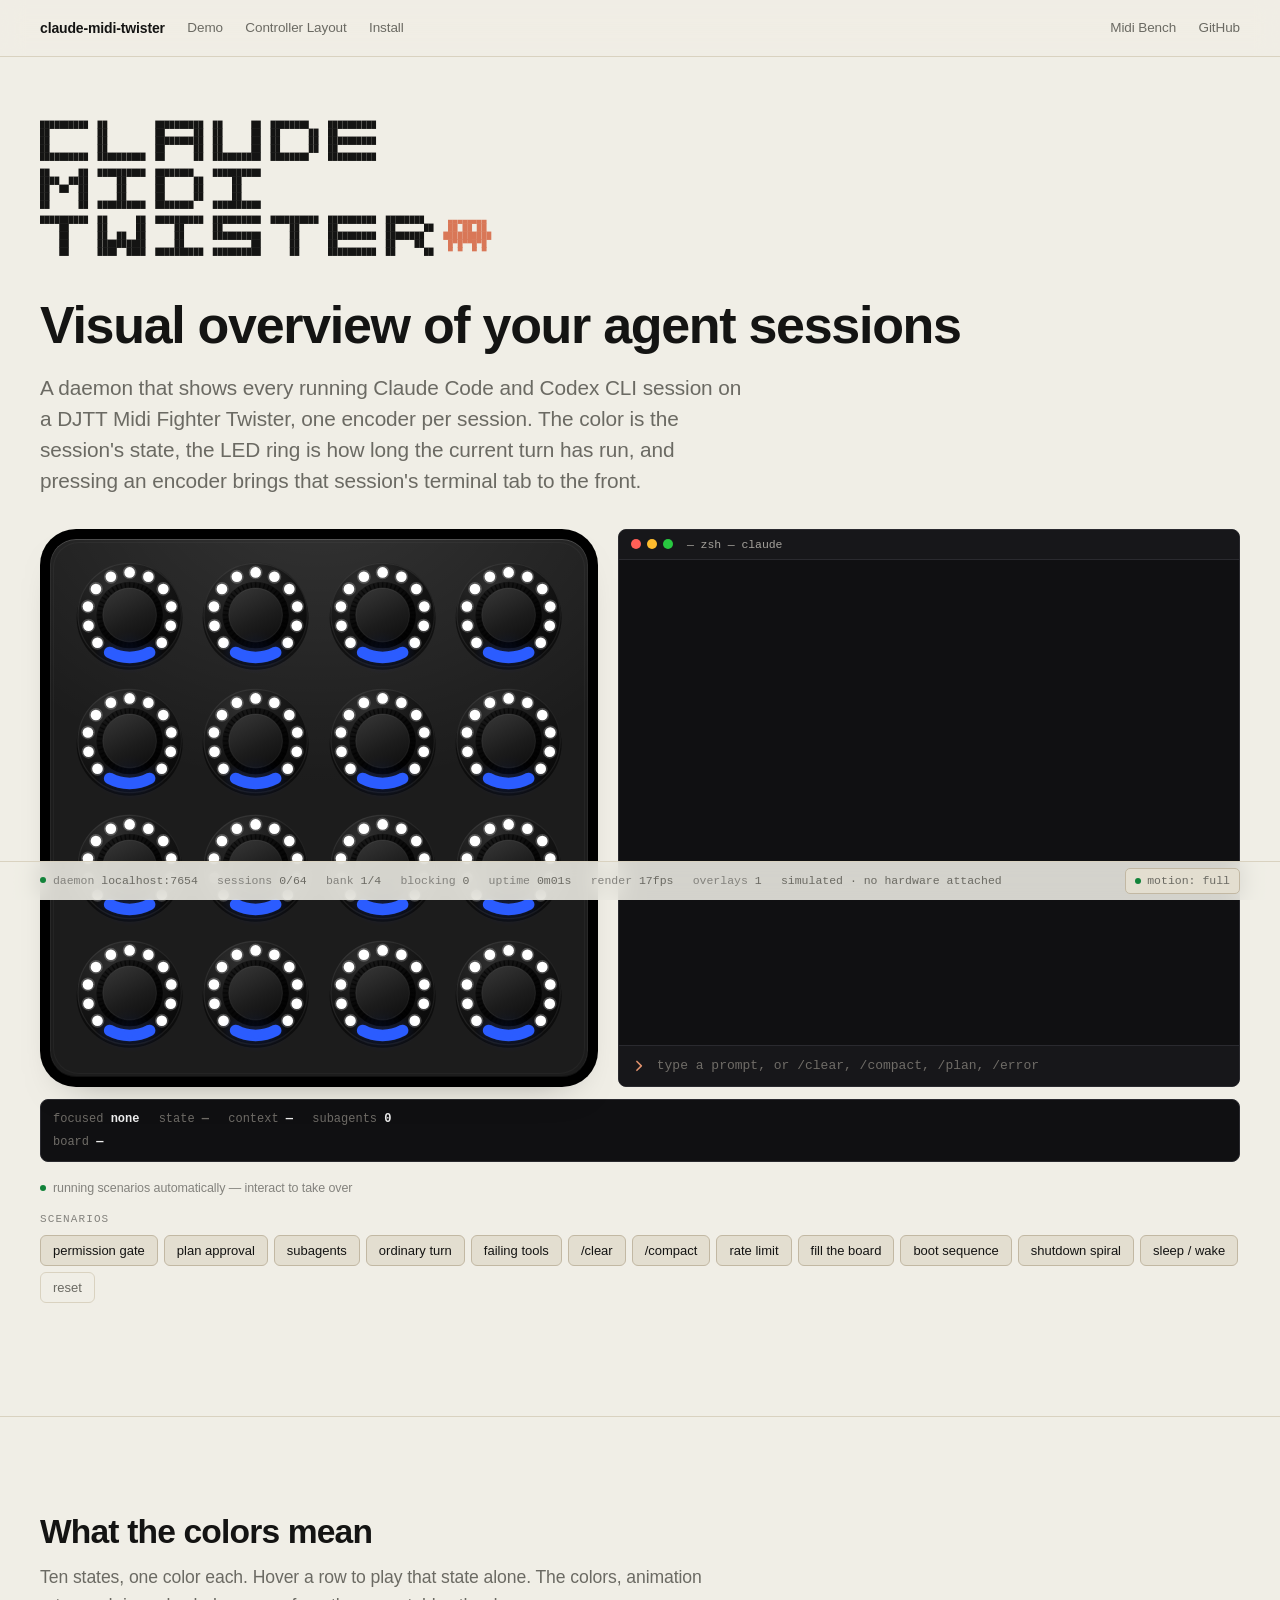
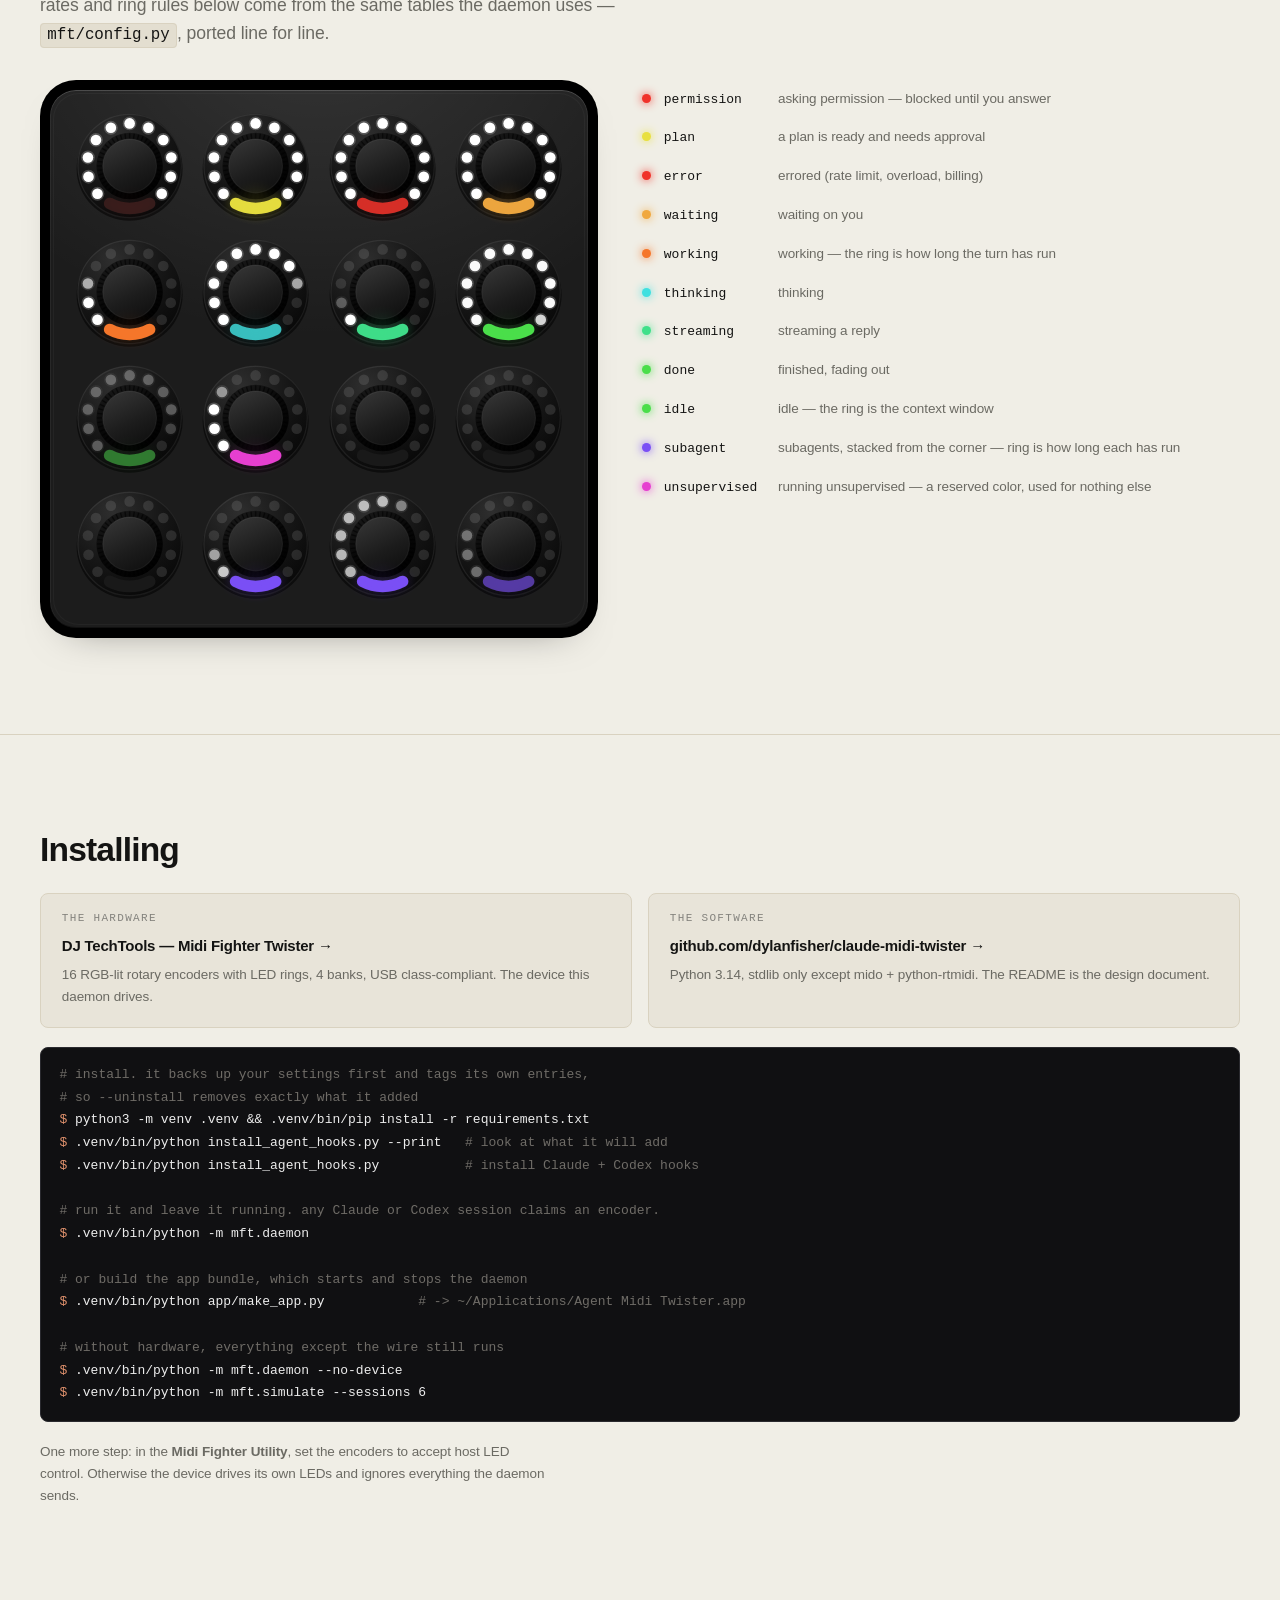
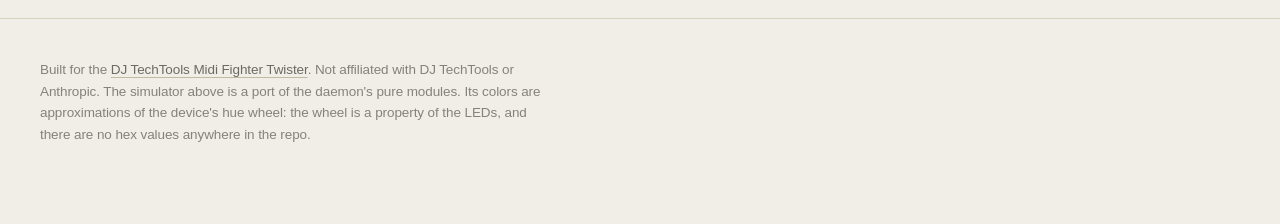
<file: site/index.html>
<!doctype html>
<html lang="en">
  <head>
    <meta charset="utf-8">
    <meta name="viewport" content="width=device-width, initial-scale=1">

    <title>Agent Midi Twister — Claude Code and Codex sessions</title>
    <meta name="description" content="A daemon that shows running Claude Code and Codex CLI sessions on a DJTT Midi Fighter Twister: one encoder per session, press to focus that terminal tab.">

    <meta property="og:type"        content="website">
    <meta property="og:title"       content="Agent Midi Twister">
    <meta property="og:description" content="Claude Code and Codex CLI sessions on a Midi Fighter Twister, one encoder each. Color is the state and press focuses the terminal tab.">
    <meta property="og:image"       content="https://dylanfisher.github.io/claude-midi-twister/share-image.jpg?v=74">

    <meta name="twitter:card"        content="summary_large_image">
    <meta name="twitter:title"       content="Agent Midi Twister">
    <meta name="twitter:description" content="Claude Code and Codex CLI sessions on a Midi Fighter Twister, one encoder each. Color is the state and press focuses the terminal tab.">
    <meta name="twitter:image"       content="https://dylanfisher.github.io/claude-midi-twister/share-image.jpg?v=74">

    <meta name="theme-color" content="#f0eee6">
    <link rel="icon" href="data:image/svg+xml,<svg xmlns='http://www.w3.org/2000/svg' viewBox='0 0 100 100'><circle cx='50' cy='50' r='34' fill='none' stroke='%23d97757' stroke-width='14'/></svg>">
    <link rel="stylesheet" href="css/site.css?v=74">
  </head>

  <body>

    <nav class="nav">
      <div class="wide">
        <b>claude-midi-twister</b>
        <a href="#demo">Demo</a>
        <a href="#controller">Controller Layout</a>
        <a href="#install">Install</a>
        <span class="spacer"></span>
        <a href="bench.html" data-flip>Midi Bench</a>
        <a href="https://github.com/dylanfisher/claude-midi-twister">GitHub</a>
      </div>
    </nav>

    <section id="demo" class="hero">
      <div class="wide">

        <div class="logo" role="img" aria-label="CLAUDE MIDI TWISTER">
          <pre aria-hidden="true">██████████  ██          ██████████  ██      ██  ████████    ██████████
██          ██          ██      ██  ██      ██  ██      ██  ██
██          ██          ██████████  ██      ██  ██      ██  ██████████
██          ██          ██      ██  ██      ██  ██      ██  ██
██████████  ██████████  ██      ██  ██████████  ████████    ██████████</pre>
          <pre aria-hidden="true">██      ██  ██████████  ████████    ██████████
████  ████      ██      ██      ██      ██
██  ██  ██      ██      ██      ██      ██
██      ██      ██      ██      ██      ██
██      ██  ██████████  ████████    ██████████</pre>
          <pre aria-hidden="true">██████████  ██      ██  ██████████  ██████████  ██████████  ██████████  ████████    <span class="mk"> ▄▄▄▄▄▄▄▄ </span>
    ██      ██      ██      ██      ██              ██      ██          ██      ██  <span class="mk"> ██ ██ ██ </span>
    ██      ██  ██  ██      ██      ██████████      ██      ██████████  ████████    <span class="mk">██████████</span>
    ██      ██████████      ██              ██      ██      ██          ██    ██    <span class="mk"> █▀█▀▀█▀█ </span>
    ██      ████  ████  ██████████  ██████████      ██      ██████████  ██      ██  <span class="mk"> ▀ ▀  ▀ ▀ </span></pre>
        </div>
        <br>

        <h1>Visual overview of your agent sessions</h1>

        <p class="pitch">A daemon that shows every running Claude Code and Codex CLI session on a
        DJTT Midi Fighter Twister, one encoder per session. The color is the
        session's state, the LED ring is how long the current turn has run, and
        pressing an encoder brings that session's terminal tab to the front.</p>

        <div class="replica" style="margin-top: 2rem">
          <div class="replica-left">
            <div id="device"></div>
          </div>
          <div class="replica-right">
            <div id="console"></div>
          </div>
        </div>

        <div class="readout readout-full" id="readout"></div>

        <p class="demo-status" id="demoStatus" data-live="auto" style="margin-top: 1rem">
          <span class="led"></span>
          <span id="demoStatusText">running scenarios automatically — interact to take over</span>
        </p>

        <p class="scenarios-label" style="margin-top: 1rem">scenarios</p>
        <div class="scenarios" id="scenarios"></div>

      </div>
    </section>

    <section id="controller">
      <div class="wide">
        <h2>What the colors mean</h2>
        <p class="lede">Ten states, one color each. Hover a row to play that state
        alone. The colors, animation rates and ring rules below come from the same
        tables the daemon uses — <code class="inl">mft/config.py</code>, ported line
        for line.</p>

        <div class="legend-wrap" style="margin-top: 2rem">
          <div id="legend-board"></div>
          <ul class="legend" id="legend"></ul>
        </div>
      </div>
    </section>

    <section id="install">
      <div class="wide">
        <h2>Installing</h2>

        <div class="buy">
          <a class="tile" href="https://store.djtechtools.com/products/midi-fighter-twister" target="_blank" rel="noopener">
            <span class="k">THE HARDWARE</span>
            <span class="t">DJ TechTools — Midi Fighter Twister →</span>
            <span class="d">16 RGB-lit rotary encoders with LED rings, 4 banks, USB class-compliant. The device this daemon drives.</span>
          </a>
          <a class="tile" href="https://github.com/dylanfisher/claude-midi-twister" target="_blank" rel="noopener">
            <span class="k">THE SOFTWARE</span>
            <span class="t">github.com/dylanfisher/claude-midi-twister →</span>
            <span class="d">Python 3.14, stdlib only except mido + python-rtmidi. The README is the design document.</span>
          </a>
        </div>

        <pre class="term"><span class="c"># install. it backs up your settings first and tags its own entries,</span>
<span class="c"># so --uninstall removes exactly what it added</span>
<span class="p">$</span> python3 -m venv .venv &amp;&amp; .venv/bin/pip install -r requirements.txt
<span class="p">$</span> .venv/bin/python install_agent_hooks.py --print   <span class="c"># look at what it will add</span>
<span class="p">$</span> .venv/bin/python install_agent_hooks.py           <span class="c"># install Claude + Codex hooks</span>

<span class="c"># run it and leave it running. any Claude or Codex session claims an encoder.</span>
<span class="p">$</span> .venv/bin/python -m mft.daemon

<span class="c"># or build the app bundle, which starts and stops the daemon</span>
<span class="p">$</span> .venv/bin/python app/make_app.py            <span class="c"># -> ~/Applications/Agent Midi Twister.app</span>

<span class="c"># without hardware, everything except the wire still runs</span>
<span class="p">$</span> .venv/bin/python -m mft.daemon --no-device
<span class="p">$</span> .venv/bin/python -m mft.simulate --sessions 6</pre>

        <p class="small">One more step: in the <b>Midi Fighter Utility</b>, set the
        encoders to accept host LED control. Otherwise the device drives its own
        LEDs and ignores everything the daemon sends.</p>
      </div>
    </section>

    <footer>
      <div class="wide">
        <p class="small">Built for the <a href="https://store.djtechtools.com/products/midi-fighter-twister" target="_blank" rel="noopener">DJ TechTools Midi Fighter Twister</a>.
        Not affiliated with DJ TechTools or Anthropic. The simulator above is a port of the
        daemon's pure modules. Its colors are approximations of the device's hue wheel: the
        wheel is a property of the LEDs, and there are no hex values anywhere in the repo.</p>
      </div>
    </footer>

    <div class="statusbar" id="statusbar"></div>

    <script type="module" src="js/flip.js?v=74"></script>
    <script type="module" src="js/main.js?v=74"></script>

  </body>
</html>
</file>
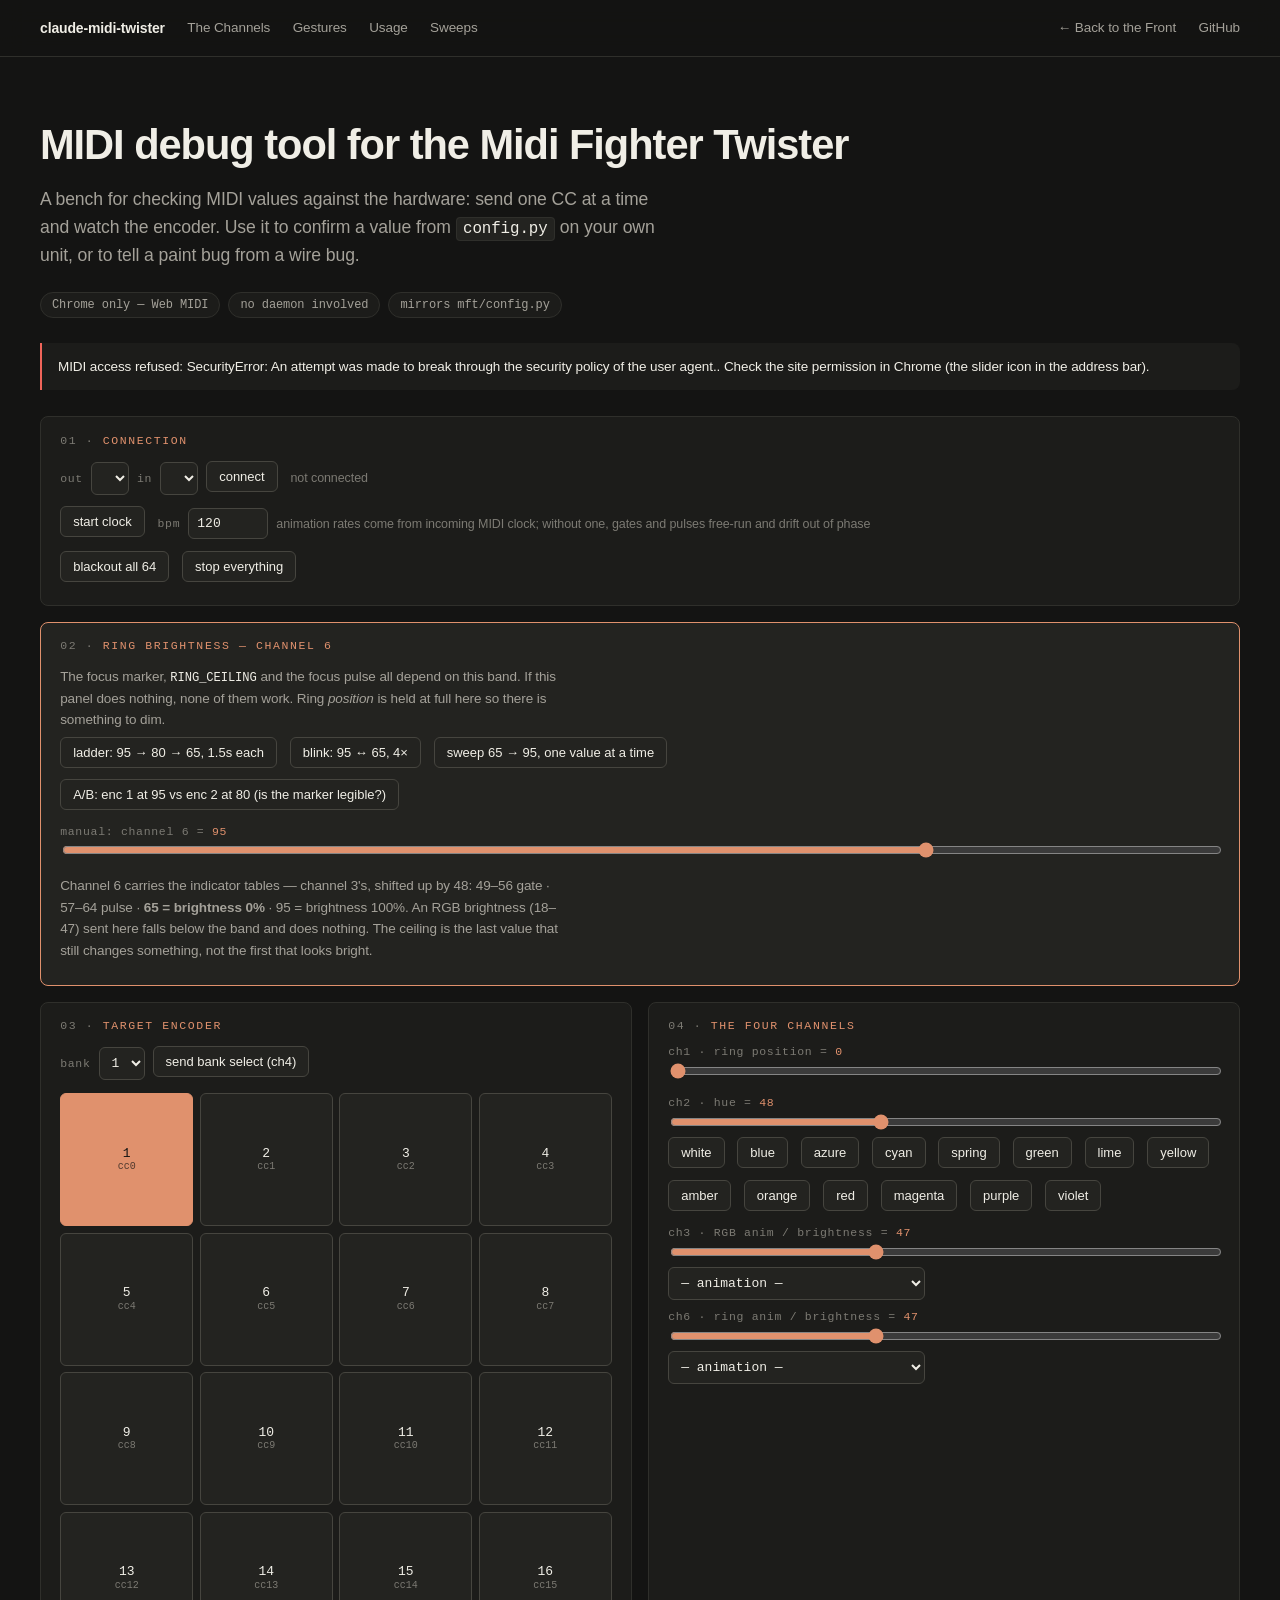
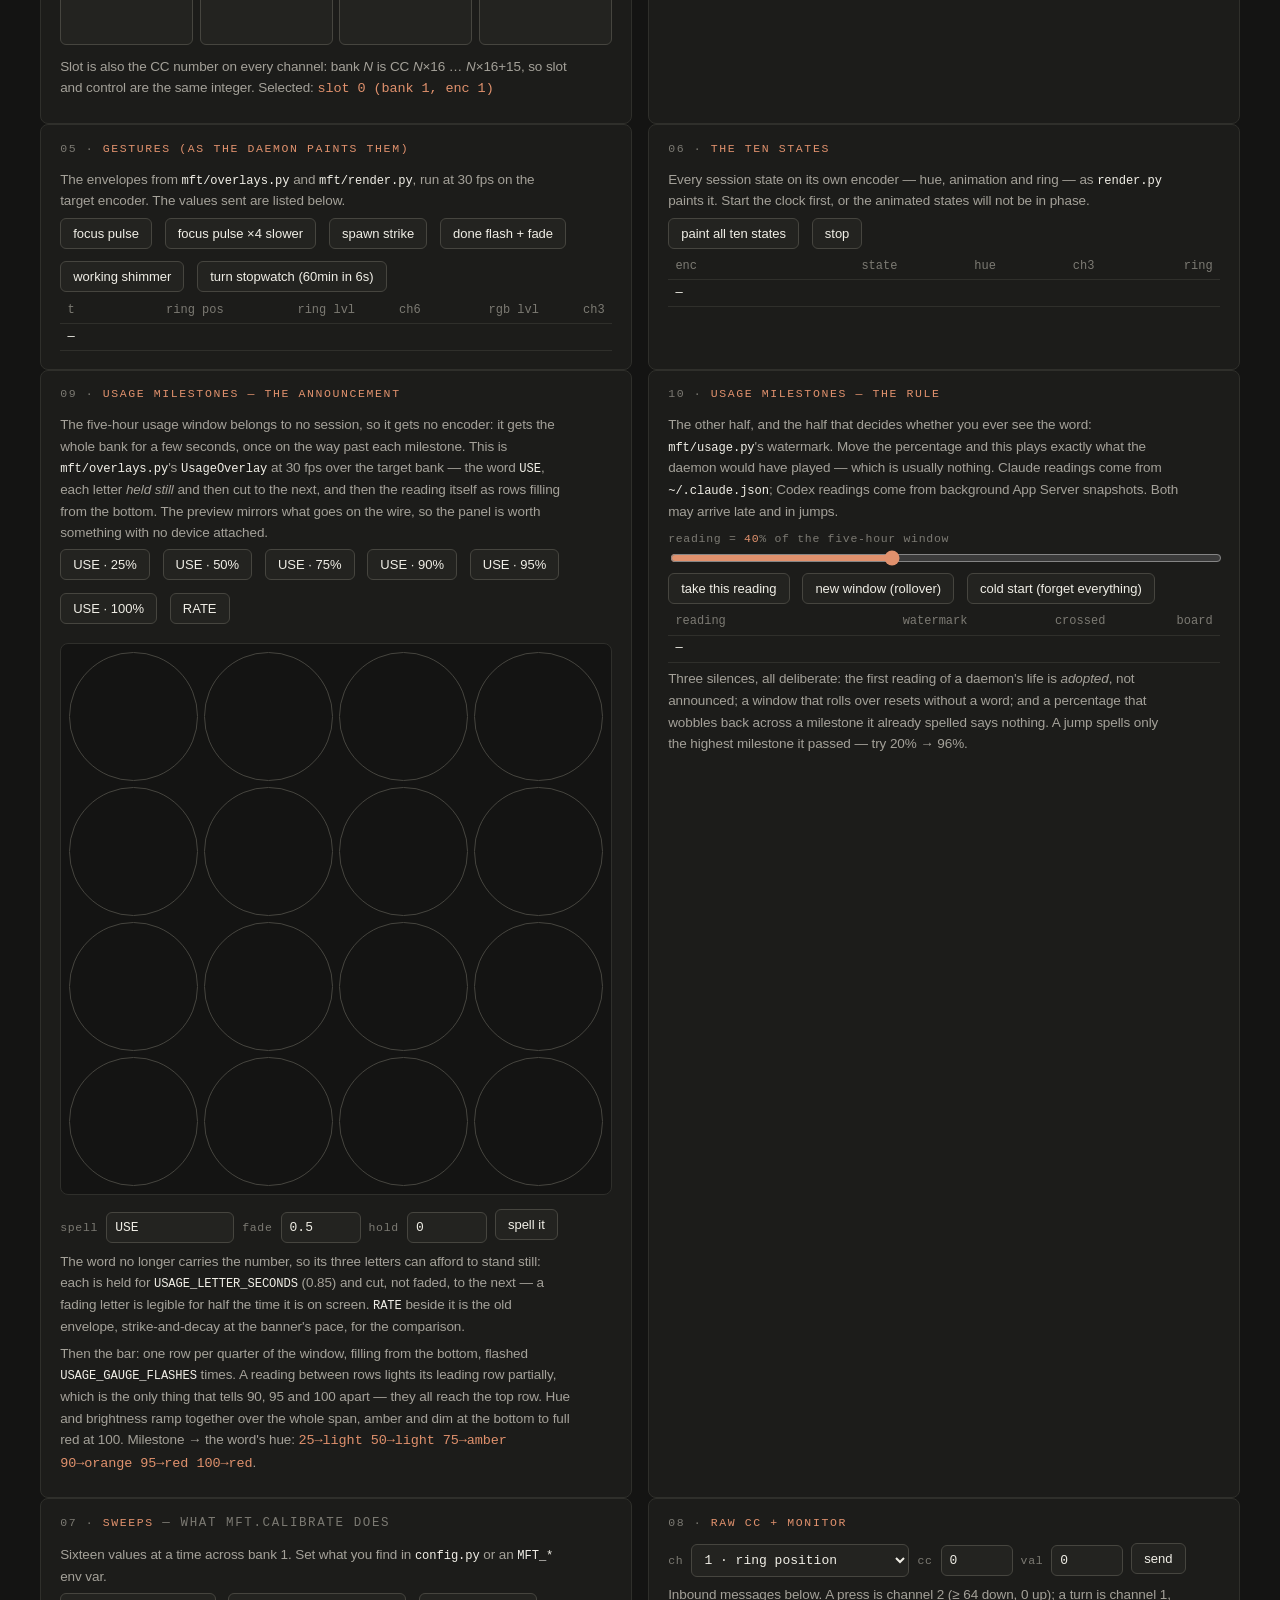
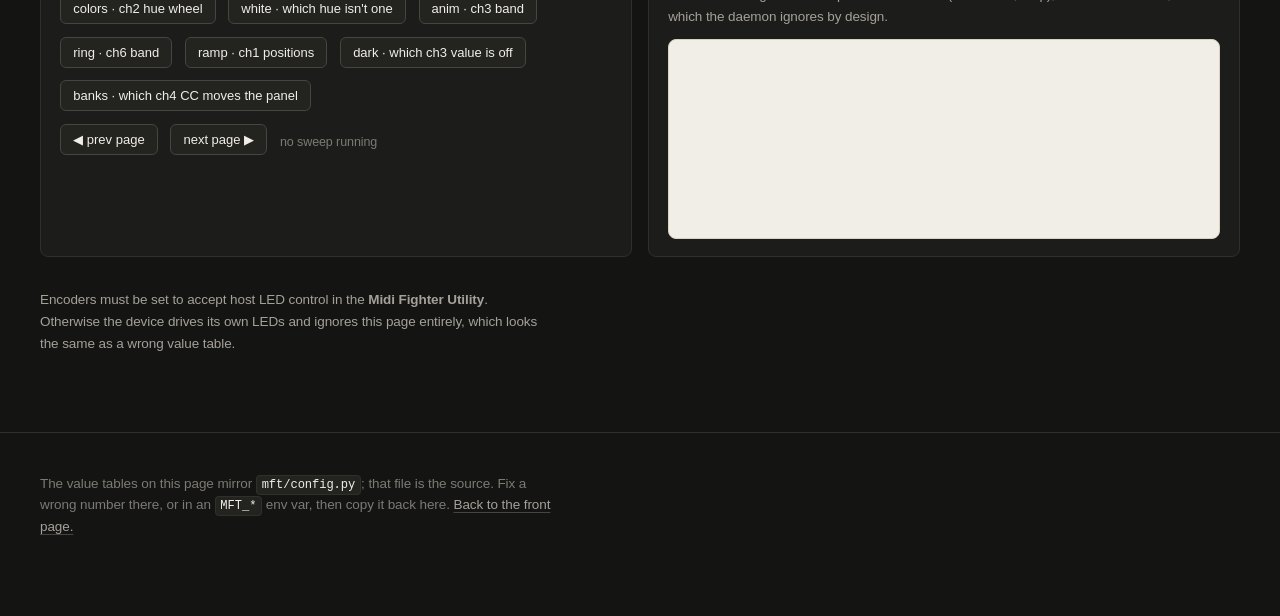
<file: site/bench.html>
<!doctype html>
<html lang="en">
  <head>
    <meta charset="utf-8">
    <meta name="viewport" content="width=device-width, initial-scale=1">

    <title>Twister bench — claude-midi-twister</title>
    <meta name="description" content="A hardware bench for the Midi Fighter Twister over Web MIDI. Send one CC value and watch the encoder. No daemon involved.">

    <meta property="og:type"        content="website">
    <meta property="og:title"       content="Twister bench — claude-midi-twister">
    <meta property="og:description" content="A hardware bench for the Midi Fighter Twister over Web MIDI. Send one CC value and watch the encoder. No daemon involved.">
    <meta property="og:image"       content="https://dylanfisher.github.io/claude-midi-twister/share-image.jpg?v=74">

    <meta name="twitter:card"        content="summary_large_image">
    <meta name="twitter:title"       content="Twister bench — claude-midi-twister">
    <meta name="twitter:description" content="A hardware bench for the Midi Fighter Twister over Web MIDI. Send one CC value and watch the encoder. No daemon involved.">
    <meta name="twitter:image"       content="https://dylanfisher.github.io/claude-midi-twister/share-image.jpg?v=74">

    <meta name="theme-color" content="#141413">
    <link rel="icon" href="data:image/svg+xml,<svg xmlns='http://www.w3.org/2000/svg' viewBox='0 0 100 100'><circle cx='50' cy='50' r='34' fill='none' stroke='%23d97757' stroke-width='14'/></svg>">

    <link rel="stylesheet" href="css/site.css?v=74">
    <link rel="stylesheet" href="css/bench.css?v=74">
  </head>

  <body>

    <nav class="nav">
      <div class="wide">
        <b>claude-midi-twister</b>
        <a href="#channels" class="hide-sm">The Channels</a>
        <a href="#gestures" class="hide-sm">Gestures</a>
        <a href="#usage" class="hide-sm">Usage</a>
        <a href="#sweeps">Sweeps</a>
        <span class="spacer"></span>
        <a href="index.html" data-flip>← Back to the Front</a>
        <a href="https://github.com/dylanfisher/claude-midi-twister">GitHub</a>
      </div>
    </nav>

    <div class="wide" style="padding-top: clamp(2.5rem, 5vw, 4rem); padding-bottom: clamp(3rem, 6vw, 4.5rem)">

      <h1 style="font-size: clamp(1.8rem, 4vw, 2.6rem)">MIDI debug tool for the Midi Fighter Twister</h1>
      <p class="lede" style="max-width: 64ch">A bench for checking MIDI values against
      the hardware: send one CC at a time and watch the encoder. Use it to confirm a
      value from <code class="inl">config.py</code> on your own unit, or to tell a
      paint bug from a wire bug.</p>

      <div class="hero-meta">
        <span>Chrome only — Web MIDI</span>
        <span>no daemon involved</span>
        <span>mirrors mft/config.py</span>
      </div>

      <div id="banners" style="margin-top: 1.6rem"></div>

      <div id="warn-daemon" class="banner" hidden>
        A daemon appears to be running and repainting at 30Hz. It will overwrite
        what you send here. Stop it first:
        <code>.venv/bin/python -m mft.daemon --stop</code>.
      </div>

      <div class="panel" style="margin-top: 1.6rem">
        <h2>01 · <b>Connection</b></h2>
        <div class="row">
          <label style="margin: 0">out</label>
          <select id="out"></select>
          <label style="margin: 0">in</label>
          <select id="in"></select>
          <button id="connect">connect</button>
          <span id="conn" class="status">not connected</span>
        </div>
        <div class="row" style="margin-top: .6rem">
          <button id="clock">start clock</button>
          <label style="margin: 0">bpm</label>
          <input id="bpm" type="number" value="120" min="20" max="300" style="width: 5rem">
          <span class="status">
            animation rates come from incoming MIDI clock; without one, gates and
            pulses free-run and drift out of phase
          </span>
        </div>
        <div class="row" style="margin-top: .6rem">
          <button id="blackout">blackout all 64</button>
          <button id="panic">stop everything</button>
        </div>
      </div>

      <div class="panel focus" id="ring">
        <h2>02 · <b>Ring brightness — channel 6</b></h2>
        <p class="note">
          The focus marker, <code>RING_CEILING</code> and the focus pulse all depend
          on this band. If this panel does nothing, none of them work. Ring
          <em>position</em> is held at full here so there is something to dim.
        </p>
        <div class="row">
          <button data-ladder="step">ladder: 95 → 80 → 65, 1.5s each</button>
          <button data-ladder="blink">blink: 95 ↔ 65, 4×</button>
          <button data-ladder="sweep">sweep 65 → 95, one value at a time</button>
        </div>
        <div class="row" style="margin-top: .4rem">
          <button data-ladder="ab">A/B: enc 1 at 95 vs enc 2 at 80 (is the marker legible?)</button>
        </div>
        <label>manual: channel 6 = <span class="val" id="ch6-val">95</span></label>
        <input type="range" id="ch6" min="0" max="127" value="95">
        <p class="note" style="margin-top: .6rem">
          Channel 6 carries the indicator tables — channel 3's, shifted up by 48:
          49–56 gate · 57–64 pulse · <b>65 = brightness 0%</b> · 95 = brightness 100%.
          An RGB brightness (18–47) sent here falls below the band and does nothing.
          The ceiling is the last value that still changes something, not the first
          that looks bright.
        </p>
      </div>

      <div class="cols" id="channels">
        <div class="panel">
          <h2>03 · <b>Target encoder</b></h2>
          <div class="row">
            <label style="margin: 0">bank</label>
            <select id="bank">
              <option>1</option>
              <option>2</option>
              <option>3</option>
              <option>4</option>
            </select>
            <button id="banksel">send bank select (ch4)</button>
          </div>
          <div class="pad" id="pad"></div>
          <p class="note">
            Slot is also the CC number on every channel: bank <i>N</i> is CC
            <i>N</i>×16 … <i>N</i>×16+15, so slot and control are the same integer.
            Selected: <span class="val" id="target">slot 0 (bank 1, enc 1)</span>
          </p>
        </div>

        <div class="panel">
          <h2>04 · <b>The four channels</b></h2>
          <label>ch1 · ring position = <span class="val" id="p1">0</span></label>
          <input type="range" id="c1" min="0" max="127" value="0">
          <label>ch2 · hue = <span class="val" id="p2">48</span></label>
          <input type="range" id="c2" min="0" max="127" value="48">
          <div class="row" id="hues"></div>
          <label>ch3 · RGB anim / brightness = <span class="val" id="p3">47</span></label>
          <input type="range" id="c3" min="0" max="127" value="47">
          <select id="anim3"></select>
          <label>ch6 · ring anim / brightness = <span class="val" id="p6">47</span></label>
          <input type="range" id="c6" min="0" max="127" value="47">
          <select id="anim6"></select>
        </div>
      </div>

      <div class="cols" id="gestures">
        <div class="panel">
          <h2>05 · <b>Gestures (as the daemon paints them)</b></h2>
          <p class="note">
            The envelopes from <code>mft/overlays.py</code> and
            <code>mft/render.py</code>, run at 30 fps on the target encoder. The
            values sent are listed below.
          </p>
          <div class="row">
            <button data-gesture="focus">focus pulse</button>
            <button data-gesture="focus-slow">focus pulse ×4 slower</button>
            <button data-gesture="spawn">spawn strike</button>
            <button data-gesture="done">done flash + fade</button>
            <button data-gesture="working">working shimmer</button>
            <button data-gesture="turn">turn stopwatch (60min in 6s)</button>
          </div>
          <table id="trace">
            <thead>
              <tr>
                <th>t</th>
                <th>ring pos</th>
                <th>ring lvl</th>
                <th>ch6</th>
                <th>rgb lvl</th>
                <th>ch3</th>
              </tr>
            </thead>
            <tbody>
              <tr><td colspan="6">—</td></tr>
            </tbody>
          </table>
        </div>

        <div class="panel">
          <h2>06 · <b>The ten states</b></h2>
          <p class="note">
            Every session state on its own encoder — hue, animation and ring — as
            <code>render.py</code> paints it. Start the clock first, or the animated
            states will not be in phase.
          </p>
          <div class="row">
            <button id="states">paint all ten states</button>
            <button id="states-stop">stop</button>
          </div>
          <table id="states-key">
            <thead>
              <tr>
                <th>enc</th>
                <th>state</th>
                <th>hue</th>
                <th>ch3</th>
                <th>ring</th>
              </tr>
            </thead>
            <tbody>
              <tr><td colspan="5">—</td></tr>
            </tbody>
          </table>
        </div>
      </div>

      <div class="cols" id="usage">
        <div class="panel">
          <h2>09 · <b>Usage milestones — the announcement</b></h2>
          <p class="note">
            The five-hour usage window belongs to no session, so it gets no encoder:
            it gets the whole bank for a few seconds, once on the way past each
            milestone. This is <code>mft/overlays.py</code>'s
            <code>UsageOverlay</code> at 30 fps over the target bank — the word
            <code>USE</code>, each letter <em>held still</em> and then cut to the next,
            and then the reading itself as rows filling from the bottom. The preview
            mirrors what goes on the wire, so the panel is worth something with no
            device attached.
          </p>
          <div class="row">
            <button data-milestone="25">USE · 25%</button>
            <button data-milestone="50">USE · 50%</button>
            <button data-milestone="75">USE · 75%</button>
            <button data-milestone="90">USE · 90%</button>
            <button data-milestone="95">USE · 95%</button>
            <button data-milestone="100">USE · 100%</button>
            <button data-word="RATE">RATE</button>
          </div>
          <div class="glyphs" id="glyphs"></div>
          <div class="row">
            <label style="margin: 0">spell</label>
            <input id="word" type="text" value="USE" size="10" style="width: 8rem">
            <label style="margin: 0">fade</label>
            <input id="word-fade" type="number" value="0.5" min="0.1" max="2" step="0.05" style="width: 5rem">
            <label style="margin: 0">hold</label>
            <input id="word-hold" type="number" value="0" min="0" max="2" step="0.05" style="width: 5rem">
            <button id="spell">spell it</button>
          </div>
          <p class="note">
            The word no longer carries the number, so its three letters can afford to
            stand still: each is held for <code>USAGE_LETTER_SECONDS</code> (0.85)
            and cut, not faded, to the next — a fading letter is legible for half the
            time it is on screen. <code>RATE</code> beside it is the old envelope,
            strike-and-decay at the banner's pace, for the comparison.
          </p>
          <p class="note">
            Then the bar: one row per quarter of the window, filling from the bottom,
            flashed <code>USAGE_GAUGE_FLASHES</code> times. A reading between rows
            lights its leading row partially, which is the only thing that tells 90,
            95 and 100 apart — they all reach the top row. Hue and brightness ramp
            together over the whole span, amber and dim at the bottom to full red at
            100. Milestone → the word's hue:
            <span class="val" id="usage-colors"></span>.
          </p>
        </div>

        <div class="panel">
          <h2>10 · <b>Usage milestones — the rule</b></h2>
          <p class="note">
            The other half, and the half that decides whether you ever see the word:
            <code>mft/usage.py</code>'s watermark. Move the percentage and this plays
            exactly what the daemon would have played — which is usually nothing.
            Claude readings come from <code>~/.claude.json</code>; Codex readings
            come from background App Server snapshots. Both may arrive late and in jumps.
          </p>
          <label>reading = <span class="val" id="pct-val">40</span>% of the five-hour window</label>
          <input type="range" id="pct" min="0" max="100" value="40">
          <div class="row">
            <button id="pct-send">take this reading</button>
            <button id="pct-roll">new window (rollover)</button>
            <button id="pct-cold">cold start (forget everything)</button>
          </div>
          <table id="usage-trace">
            <thead>
              <tr>
                <th>reading</th>
                <th>watermark</th>
                <th>crossed</th>
                <th>board</th>
              </tr>
            </thead>
            <tbody>
              <tr><td colspan="4">—</td></tr>
            </tbody>
          </table>
          <p class="note">
            Three silences, all deliberate: the first reading of a daemon's life is
            <em>adopted</em>, not announced; a window that rolls over resets without
            a word; and a percentage that wobbles back across a milestone it already
            spelled says nothing. A jump spells only the highest milestone it passed
            — try 20% → 96%.
          </p>
        </div>
      </div>

      <div class="cols" id="sweeps">
        <div class="panel">
          <h2>07 · <b>Sweeps</b> <span class="status">— what mft.calibrate does</span></h2>
          <p class="note">
            Sixteen values at a time across bank 1. Set what you find in
            <code>config.py</code> or an <code>MFT_*</code> env var.
          </p>
          <div class="row">
            <button data-sweep="colors">colors · ch2 hue wheel</button>
            <button data-sweep="white">white · which hue isn't one</button>
            <button data-sweep="anim">anim · ch3 band</button>
            <button data-sweep="ring">ring · ch6 band</button>
            <button data-sweep="ramp">ramp · ch1 positions</button>
            <button data-sweep="dark">dark · which ch3 value is off</button>
            <button data-sweep="banks">banks · which ch4 CC moves the panel</button>
          </div>
          <div class="row" style="margin-top: .5rem">
            <button id="sweep-prev">◀ prev page</button>
            <button id="sweep-next">next page ▶</button>
            <span id="sweep-label" class="status">no sweep running</span>
          </div>
        </div>

        <div class="panel">
          <h2>08 · <b>Raw CC + monitor</b></h2>
          <div class="row">
            <label style="margin: 0">ch</label>
            <select id="rch">
              <option value="0">1 · ring position</option>
              <option value="1">2 · hue / press in</option>
              <option value="2">3 · RGB anim+bright</option>
              <option value="3">4 · banks, side buttons</option>
              <option value="4">5 · shift</option>
              <option value="5">6 · ring anim+bright</option>
            </select>
            <label style="margin: 0">cc</label>
            <input id="rcc" type="number" value="0" min="0" max="127" style="width: 4.5rem">
            <label style="margin: 0">val</label>
            <input id="rval" type="number" value="0" min="0" max="127" style="width: 4.5rem">
            <button id="rsend">send</button>
          </div>
          <p class="note">
            Inbound messages below. A press is channel 2 (≥ 64 down, 0 up); a turn
            is channel 1, which the daemon ignores by design.
          </p>
          <pre class="log" id="log"></pre>
        </div>
      </div>

      <p class="note" style="margin-top: 2rem">
        Encoders must be set to accept host LED control in the <b>Midi Fighter
        Utility</b>. Otherwise the device drives its own LEDs and ignores this page
        entirely, which looks the same as a wrong value table.
      </p>

    </div>

    <footer>
      <div class="wide">
        <p class="small">The value tables on this page mirror
        <code class="inl">mft/config.py</code>; that file is the source. Fix a wrong
        number there, or in an <code class="inl">MFT_*</code> env var, then copy it
        back here.
        <a href="index.html" data-flip>Back to the front page.</a></p>
      </div>
    </footer>

    <script type="module" src="js/flip.js?v=74"></script>

    <script>
      "use strict";

      // ---------------------------------------------------------------------------
      // The tables. Mirror of mft/config.py; that file is the source of truth.
      // ---------------------------------------------------------------------------
      const CH = { ENCODER: 0, SWITCH: 1, SWITCH_ANIM: 2, SYSTEM: 3, SHIFT: 4, RING_ANIM: 5 };
      const SLOT_COUNT = 64, PER_BANK = 16;

      const COLORS = { white: 127, blue: 1, azure: 12, cyan: 25, spring: 37, green: 48,
                       lime: 58, yellow: 62, amber: 68, orange: 72, red: 78,
                       magenta: 98, purple: 110, violet: 118 };

      const ANIM_NONE = 0;
      const RATES = ["1/8", "1/4", "1/2", "1", "2", "4", "8", "16"];
      const ANIM_GATE = {}, ANIM_PULSE = {};
      RATES.forEach((r, i) => { ANIM_GATE[r] = 1 + i; ANIM_PULSE[r] = 9 + i; });

      // The two ramps do not line up, and they miss by a whole block. Channel 6
      // carries the *indicator* bands, which sit RING_ANIM_OFFSET above channel 3's:
      // 49-56 gate, 57-64 pulse, 65-95 brightness. Sending an RGB brightness on
      // channel 6 lands below the indicator band and does nothing, which is exactly
      // the bug this page was built to find.
      const RING_ANIM_OFFSET = 48;
      const RING_MIN = 65, RING_MAX = 95;
      const RGB_MIN = 18, RGB_MAX = 47;
      const DARK_VALUE = RGB_MIN, RING_DARK_VALUE = RING_MIN;
      // The hue an unlit encoder is left holding. Channel 2 has no dark end, so this
      // is only ever seen if something relights the LED without setting a hue first.
      const DARK_COLOR = COLORS.white;

      const BANK_SELECT_CC = [0, 1, 2, 3], BANK_SELECT_VALUE = 127;

      const STATE_COLORS = { idle: "green", thinking: "cyan", working: "orange",
        streaming: "spring", permission: "red", plan: "yellow", waiting: "amber",
        error: "red", done: "green", ended: null };
      const STATE_ANIM = { permission: ANIM_GATE["4"], plan: ANIM_GATE["2"],
        waiting: ANIM_PULSE["1/2"], streaming: ANIM_PULSE["2"] };
      const STATE_ORDER = ["permission", "plan", "error", "waiting", "streaming",
        "working", "thinking", "done", "idle", "ended"];

      const IDLE_BRIGHTNESS = 0.22, ACTIVE_BRIGHTNESS = 1.0;
      const RING_CEILING = 0.5, ATTENTION_RING_LEVEL = 1.0;
      const PULSE_SECONDS = 0.5, PULSE_RISE = 0.2;
      const SPAWN_SECONDS = 0.45, DONE_FADE_SECONDS = 12.0;
      const PIP = 2, FPS = 30;

      const clamp01 = t => Math.max(0, Math.min(1, t));
      const lerp = (lo, hi, t) => lo + (hi - lo) * clamp01(t);
      const smoothstep = t => { t = clamp01(t); return t * t * (3 - 2 * t); };
      const ringValue = f => RING_MIN + Math.round(clamp01(f) * (RING_MAX - RING_MIN));
      const rgbValue  = f => RGB_MIN  + Math.round(clamp01(f) * (RGB_MAX  - RGB_MIN));

      // ---------------------------------------------------------------------------
      // Wire
      // ---------------------------------------------------------------------------
      let midi = null, out = null, input = null, clockTimer = null, running = null;
      const $ = id => document.getElementById(id);
      const logEl = $("log");

      function say(line) {
        const t = new Date().toLocaleTimeString("en-GB");
        logEl.textContent = `${t}  ${line}\n` + logEl.textContent.slice(0, 12000);
      }

      function cc(channel, control, value) {
        if (!out) return;
        value = Math.max(0, Math.min(127, Math.round(value)));
        out.send([0xB0 | channel, control & 127, value]);
      }

      function stopRunning() {
        if (running) { clearInterval(running); running = null; }
      }

      // One encoder, one full cell -- the same order Twister.write uses: brightness
      // before hue on the RGB, so a hue never lands on an LED that is about to be lit.
      function writeCell(slot, { color, rgbAnim = 0, ring = 0, brightness = 0, ringLevel = null }) {
        if (color === null) {
          cc(CH.SWITCH_ANIM, slot, DARK_VALUE);
          cc(CH.SWITCH, slot, DARK_COLOR);
        } else {
          cc(CH.SWITCH, slot, color);
          cc(CH.SWITCH_ANIM, slot, rgbAnim ? rgbAnim : rgbValue(brightness));
        }
        cc(CH.ENCODER, slot, ring);
        cc(CH.RING_ANIM, slot, ringValue(ringLevel === null ? brightness : ringLevel));
      }

      function clearSlot(slot) {
        cc(CH.ENCODER, slot, 0);
        cc(CH.SWITCH_ANIM, slot, DARK_VALUE);
        cc(CH.SWITCH, slot, COLORS.blue);
        cc(CH.RING_ANIM, slot, RING_DARK_VALUE);
      }

      // ---------------------------------------------------------------------------
      // Ports
      // ---------------------------------------------------------------------------
      async function boot() {
        if (!navigator.requestMIDIAccess) {
          $("banners").insertAdjacentHTML("beforeend",
            '<div class="banner bad">This browser has no Web MIDI. Use Chrome.</div>');
          return;
        }
        try {
          midi = await navigator.requestMIDIAccess({ sysex: false });
        } catch (err) {
          $("banners").insertAdjacentHTML("beforeend",
            `<div class="banner bad">MIDI access refused: ${err}. Check the site
             permission in Chrome (the slider icon in the address bar).</div>`);
          return;
        }
        midi.onstatechange = ports;
        ports();
        autoConnect();
      }

      function ports() {
        const fill = (sel, iter) => {
          const had = sel.value;
          sel.innerHTML = "";
          for (const p of iter) sel.add(new Option(p.name, p.id));
          if (had) sel.value = had;
        };
        fill($("out"), midi.outputs.values());
        fill($("in"), midi.inputs.values());
      }

      function autoConnect() {
        for (const p of midi.outputs.values())
          if (/twister/i.test(p.name)) { $("out").value = p.id; break; }
        for (const p of midi.inputs.values())
          if (/twister/i.test(p.name)) { $("in").value = p.id; break; }
        if ($("out").value) connect();
      }

      function connect() {
        out = midi.outputs.get($("out").value) || null;
        if (input) input.onmidimessage = null;
        input = midi.inputs.get($("in").value) || null;
        if (input) input.onmidimessage = onMidi;
        $("conn").innerHTML = out
          ? `<b>${out.name}</b>${input ? " / in ok" : " / no input"}`
          : "not connected";
        if (out) say(`connected to ${out.name}`);
      }

      function onMidi(msg) {
        const [status, a, b] = msg.data;
        const type = status & 0xF0, ch = (status & 0x0F) + 1;
        if (type !== 0xB0) return;
        let what = `ch${ch} cc${a} = ${b}`;
        if (ch === 2) what += b >= 64 ? "   ← press down" : "   ← release";
        if (ch === 1) what += "   ← knob turn (the daemon ignores these)";
        if (ch === 4) what += "   ← bank / side button";
        say(what);
      }

      $("connect").onclick = connect;
      $("out").onchange = connect;
      $("in").onchange = connect;

      // ---------------------------------------------------------------------------
      // Clock. 24 pulses per quarter note; without it every animated encoder
      // free-runs off its own timer and they drift, which reads as broken hardware.
      // ---------------------------------------------------------------------------
      $("clock").onclick = () => {
        if (clockTimer) {
          clearInterval(clockTimer); clockTimer = null;
          if (out) out.send([0xFC]);
          $("clock").textContent = "start clock"; $("clock").classList.remove("on");
          say("clock stopped");
          return;
        }
        if (!out) return;
        const bpm = Number($("bpm").value) || 120;
        out.send([0xFA]);
        clockTimer = setInterval(() => out.send([0xF8]), 60000 / (bpm * 24));
        $("clock").textContent = "stop clock"; $("clock").classList.add("on");
        say(`clock at ${bpm} bpm`);
      };

      $("blackout").onclick = () => {
        stopRunning();
        for (let s = 0; s < SLOT_COUNT; s++) clearSlot(s);
        say("blackout: all 64 encoders dark");
      };
      $("panic").onclick = () => {
        stopRunning();
        if (clockTimer) $("clock").click();
        say("stopped");
      };

      // ---------------------------------------------------------------------------
      // Target
      // ---------------------------------------------------------------------------
      let slot = 0;
      function drawPad() {
        const bank = Number($("bank").value) - 1;
        $("pad").innerHTML = "";
        for (let i = 0; i < PER_BANK; i++) {
          const s = bank * PER_BANK + i;
          const b = document.createElement("button");
          b.innerHTML = `${i + 1}<small>cc${s}</small>`;
          if (s === slot) b.classList.add("on");
          b.onclick = () => { slot = s; drawPad(); showTarget(); };
          $("pad").appendChild(b);
        }
      }
      function showTarget() {
        $("target").textContent =
          `slot ${slot} (bank ${Math.floor(slot / PER_BANK) + 1}, enc ${slot % PER_BANK + 1})`;
      }
      $("bank").onchange = drawPad;
      $("banksel").onclick = () => {
        const bank = Number($("bank").value) - 1;
        cc(CH.SYSTEM, BANK_SELECT_CC[bank], BANK_SELECT_VALUE);
        say(`bank select: ch4 cc${BANK_SELECT_CC[bank]} = ${BANK_SELECT_VALUE}`);
      };
      drawPad(); showTarget();

      // ---------------------------------------------------------------------------
      // The four channels
      // ---------------------------------------------------------------------------
      const sliders = [["c1", "p1", CH.ENCODER], ["c2", "p2", CH.SWITCH],
                       ["c3", "p3", CH.SWITCH_ANIM], ["c6", "p6", CH.RING_ANIM]];
      for (const [id, out_, channel] of sliders) {
        $(id).oninput = () => { $(out_).textContent = $(id).value; cc(channel, slot, Number($(id).value)); };
      }

      for (const [name, value] of Object.entries(COLORS)) {
        const b = document.createElement("button");
        b.textContent = name;
        b.onclick = () => { $("c2").value = value; $("p2").textContent = value; cc(CH.SWITCH, slot, value); };
        $("hues").appendChild(b);
      }

      // `shift` is 0 for channel 3 and RING_ANIM_OFFSET for channel 6 -- the whole
      // difference between the two channels' tables.
      function animOptions(sel, floor, shift) {
        sel.add(new Option("— animation —", ""));
        sel.add(new Option("0 · none (device takes over)", 0));
        for (const r of RATES)
          sel.add(new Option(`gate ${r}  · ${ANIM_GATE[r] + shift}`, ANIM_GATE[r] + shift));
        for (const r of RATES)
          sel.add(new Option(`pulse ${r} · ${ANIM_PULSE[r] + shift}`, ANIM_PULSE[r] + shift));
        sel.add(new Option(`${floor} · brightness 0% (off)`, floor));
      }
      animOptions($("anim3"), DARK_VALUE, 0);
      animOptions($("anim6"), RING_DARK_VALUE, RING_ANIM_OFFSET);
      $("anim3").onchange = () => { if ($("anim3").value === "") return;
        $("c3").value = $("anim3").value; $("p3").textContent = $("anim3").value;
        cc(CH.SWITCH_ANIM, slot, Number($("anim3").value)); };
      $("anim6").onchange = () => { if ($("anim6").value === "") return;
        $("c6").value = $("anim6").value; $("p6").textContent = $("anim6").value;
        cc(CH.RING_ANIM, slot, Number($("anim6").value)); };

      // ---------------------------------------------------------------------------
      // 2 · The channel 6 question
      // ---------------------------------------------------------------------------
      $("ch6").oninput = () => {
        $("ch6-val").textContent = $("ch6").value;
        cc(CH.ENCODER, slot, 127);
        cc(CH.RING_ANIM, slot, Number($("ch6").value));
      };

      function steps(list, hold, done) {
        stopRunning();
        let i = 0;
        const tick = () => {
          if (i >= list.length) { stopRunning(); if (done) done(); return; }
          list[i++]();
        };
        tick();
        running = setInterval(tick, hold);
      }

      document.querySelectorAll("[data-ladder]").forEach(btn => btn.onclick = () => {
        const kind = btn.dataset.ladder;
        cc(CH.ENCODER, slot, 127);
        cc(CH.SWITCH_ANIM, slot, DARK_VALUE);   // RGB out of the way; this is about the ring
        if (kind === "step") {
          const mid = ringValue(0.5);
          say(`ladder on ch6: ${RING_MAX} (full) → ${mid} (half) → ${RING_MIN} (off)`);
          steps([RING_MAX, mid, RING_MIN].map(
            v => () => { cc(CH.RING_ANIM, slot, v); say(`  ch6 = ${v}`); }), 1500);
        } else if (kind === "blink") {
          say(`blink on ch6: ${RING_MAX} ↔ ${RING_MIN}`);
          const seq = [];
          for (let i = 0; i < 8; i++) {
            const v = i % 2 ? RING_MIN : RING_MAX;
            seq.push(() => cc(CH.RING_ANIM, slot, v));
          }
          steps(seq, 600);
        } else if (kind === "sweep") {
          say(`sweep ch6 ${RING_MIN} → ${RING_MAX}, one value at a time`);
          const seq = [];
          for (let v = RING_MIN; v <= RING_MAX; v++)
            seq.push(() => { cc(CH.RING_ANIM, slot, v); $("ch6-val").textContent = v; });
          steps(seq, 220);
        } else if (kind === "ab") {
          stopRunning();
          const base = Math.floor(slot / PER_BANK) * PER_BANK;
          for (let i = 0; i < PER_BANK; i++) clearSlot(base + i);
          for (const [i, v] of [[0, ringValue(ATTENTION_RING_LEVEL)], [1, ringValue(RING_CEILING)]]) {
            cc(CH.ENCODER, base + i, 127);
            cc(CH.RING_ANIM, base + i, v);
          }
          say(`A/B: enc 1 = ${ringValue(ATTENTION_RING_LEVEL)} (marker), ` +
              `enc 2 = ${ringValue(RING_CEILING)} (RING_CEILING). ` +
              `If they differ, the marker is legible and the ramp works.`);
        }
      });

      // ---------------------------------------------------------------------------
      // 5 · Gestures, run at 30fps with the real envelopes
      // ---------------------------------------------------------------------------
      const traceBody = document.querySelector("#trace tbody");
      function trace(rows) {
        traceBody.innerHTML = rows.map(r =>
          `<tr><td>${r.t.toFixed(3)}</td><td>${r.ring}</td><td>${r.ringLevel.toFixed(3)}</td>` +
          `<td>${ringValue(r.ringLevel)}</td><td>${r.brightness.toFixed(3)}</td>` +
          `<td>${r.rgbAnim ? r.rgbAnim : rgbValue(r.brightness)}</td></tr>`).join("");
      }

      // The cell a gesture is painted over, so the settle has somewhere to land.
      function underCell(kind) {
        if (kind.startsWith("focus"))
          // Focused, so mark_focus has already pinned the ring at full -- which is
          // exactly why the ring gesture has to be spent below it.
          return { color: COLORS.green, rgbAnim: 0, ring: PIP,
                   brightness: IDLE_BRIGHTNESS, ringLevel: ATTENTION_RING_LEVEL };
        return { color: COLORS.green, rgbAnim: 0, ring: PIP,
                 brightness: IDLE_BRIGHTNESS, ringLevel: RING_CEILING };
      }

      function playGesture(kind) {
        stopRunning();
        const under = underCell(kind);
        const slow = kind === "focus-slow" ? 4 : 1;
        const duration = {
          focus: PULSE_SECONDS, "focus-slow": PULSE_SECONDS * 4, spawn: SPAWN_SECONDS,
          done: 6.0, working: 6.0, turn: 6.0,
        }[kind];
        const rows = [];
        const started = performance.now();

        running = setInterval(() => {
          const t = (performance.now() - started) / 1000;
          if (t >= duration) { stopRunning(); writeCell(slot, under); trace(rows); return; }
          let cell;
          if (kind === "focus" || kind === "focus-slow") {
            // RGB only. The ring holds the marker still through the whole gesture --
            // the swell is the event, the ring is the state.
            const u = t / (PULSE_SECONDS * slow);
            let swell, settle;
            if (u < PULSE_RISE) { swell = clamp01(u / PULSE_RISE); settle = 0; }
            else { swell = 1; settle = smoothstep(clamp01((u - PULSE_RISE) / (1 - PULSE_RISE))); }
            cell = { color: under.color, rgbAnim: 0, ring: under.ring,
                     brightness: lerp(swell, under.brightness, settle),
                     ringLevel: under.ringLevel };
          } else if (kind === "spawn") {
            const u = clamp01(t / SPAWN_SECONDS);
            const level = 1 - smoothstep(u);
            cell = { color: COLORS.white, rgbAnim: 0, ring: Math.round(127 * level),
                     brightness: level, ringLevel: level };
          } else if (kind === "done") {
            const fade = clamp01(1 - t / (DONE_FADE_SECONDS / 2));
            cell = { color: COLORS.green, rgbAnim: 0, ring: Math.max(PIP, Math.round(127 * fade)),
                     brightness: lerp(IDLE_BRIGHTNESS, ACTIVE_BRIGHTNESS, fade),
                     ringLevel: lerp(IDLE_BRIGHTNESS, ACTIVE_BRIGHTNESS, fade) };
          } else if (kind === "working") {
            // One tool call every 1.2s, decaying between: shimmer rate reads as
            // tool-call frequency out of the corner of your eye.
            const sinceTool = t % 1.2;
            const kick = Math.max(0, 1 - sinceTool / 0.6);
            const level = lerp(0.35, ACTIVE_BRIGHTNESS, kick);
            cell = { color: COLORS.orange, rgbAnim: 0, ring: Math.round(127 * (t / duration)),
                     brightness: level, ringLevel: Math.min(level, RING_CEILING) };
          } else { // turn: the stopwatch, a quarter ring per 5min/15min/30min/60min
            // config.STOPWATCH_CURVE, interpolated straight through its four points.
            const CURVE = [[0, 0], [1 / 60, 0.125], [5 / 60, 0.25],
                           [15 / 60, 0.5], [30 / 60, 0.75], [1, 1]];
            const x = Math.min(1, t / duration);  // one hour compressed into the run
            let f = 1;
            for (let i = 1; i < CURVE.length; i++) {
              const [x0, y0] = CURVE[i - 1], [x1, y1] = CURVE[i];
              if (x <= x1) { f = y0 + (y1 - y0) * (x - x0) / (x1 - x0); break; }
            }
            // The floor is an offset, not a clamp (render.stopwatch_ring) -- clamped,
            // the ring sits frozen on the stub for the first nineteen seconds.
            const FLOOR = 4;
            cell = { color: COLORS.orange, rgbAnim: 0,
                     ring: FLOOR + Math.floor((127 - FLOOR) * f),
                     brightness: ACTIVE_BRIGHTNESS, ringLevel: RING_CEILING };
          }
          writeCell(slot, cell);
          if (rows.length < 60) rows.push({ t, ...cell });
        }, 1000 / FPS);
        say(`gesture: ${kind} on slot ${slot}`);
      }
      document.querySelectorAll("[data-gesture]").forEach(
        b => b.onclick = () => playGesture(b.dataset.gesture));

      // ---------------------------------------------------------------------------
      // 6 · The state vocabulary
      // ---------------------------------------------------------------------------
      $("states").onclick = () => {
        stopRunning();
        const rows = [];
        STATE_ORDER.forEach((state, i) => {
          const name = STATE_COLORS[state];
          const color = name === null ? null : COLORS[name];
          const anim = STATE_ANIM[state] || 0;
          const ring = ["permission", "plan", "waiting", "error"].includes(state) ? 127
                     : state === "done" ? 90 : state === "ended" ? 0 : PIP;
          const brightness = state === "idle" ? IDLE_BRIGHTNESS
                           : state === "ended" ? 0 : ACTIVE_BRIGHTNESS;
          writeCell(i, { color, rgbAnim: anim, ring, brightness,
                         ringLevel: Math.min(brightness, RING_CEILING) });
          rows.push(`<tr><td>${i + 1}</td><td>${state}</td><td>${name || "—"}</td>` +
                    `<td>${anim || rgbValue(brightness)}</td><td>${ring}</td></tr>`);
        });
        document.querySelector("#states-key tbody").innerHTML = rows.join("");
        say("painted the ten states across encoders 1-10");
      };
      $("states-stop").onclick = () => { stopRunning(); for (let s = 0; s < PER_BANK; s++) clearSlot(s); };

      // ---------------------------------------------------------------------------
      // 9 + 10 · Usage milestones. Mirror of mft/usage.py, mft/font.py and the
      // USAGE_* block of mft/config.py -- the same relationship every other table on
      // this page has with config.py, and the same direction: those files are the
      // source, this is the copy you can drive by hand.
      // ---------------------------------------------------------------------------
      // mft/font.py, row for row. Four pixels is not enough for a legible alphabet
      // and several of these are frank approximations -- enough to spell a word you
      // are expecting, which is the whole job.
      const GLYPHS = {
        " ": ["....", "....", "....", "...."],
        A: ["####", "#..#", "####", "#..#"], B: ["###.", "#..#", "###.", "###."],
        C: ["####", "#...", "#...", "####"], D: ["###.", "#..#", "#..#", "###."],
        E: ["####", "###.", "#...", "####"], F: ["####", "#...", "###.", "#..."],
        G: [".###", "#...", "#..#", ".###"], H: ["#..#", "#..#", "####", "#..#"],
        I: ["####", ".##.", ".##.", "####"], J: ["..##", "...#", "#..#", ".##."],
        K: ["#..#", "##..", "##..", "#..#"], L: ["#...", "#...", "#...", "####"],
        M: ["#..#", "####", "#..#", "#..#"], N: ["#..#", "##.#", "#.##", "#..#"],
        O: [".##.", "#..#", "#..#", ".##."], P: ["###.", "#..#", "###.", "#..."],
        Q: [".##.", "#..#", "#.##", ".###"], R: ["###.", "#..#", "###.", "#..#"],
        S: [".###", "##..", "..##", "###."], T: ["####", ".##.", ".##.", ".##."],
        U: ["#..#", "#..#", "#..#", "####"], V: ["#..#", "#..#", "#..#", ".##."],
        W: ["#..#", "#..#", "####", ".##."], X: ["#..#", ".##.", ".##.", "#..#"],
        Y: ["#..#", ".##.", ".##.", ".##."], Z: ["####", "..#.", ".#..", "####"],
        0: [".##.", "#..#", "#..#", ".##."], 1: [".#..", "##..", ".#..", "###."],
        2: ["###.", "..#.", ".#..", "####"], 3: ["###.", "..#.", "..#.", "###."],
        4: ["#..#", "#..#", "####", "...#"], 5: ["####", "##..", "..##", "###."],
        6: [".##.", "#...", "###.", ".##."], 7: ["####", "...#", "..#.", ".#.."],
        8: [".##.", "#..#", ".##.", ".##."], 9: [".##.", "#..#", ".###", "..#."],
      };

      /** One glyph as sixteen intensities, in slot order. Unknown characters are blank. */
      function pixels(ch) {
        const rows = (GLYPHS[String(ch).toUpperCase()] || GLYPHS[" "]).join("");
        return Array.from(rows, px => (px === "#" ? 1 : 0));
      }

      const USAGE_MILESTONES = [25, 50, 75, 90, 95, 100];
      // config.USAGE_COLORS: first band the milestone reaches into, else plain light.
      const USAGE_COLORS = [[95, "red"], [90, "orange"], [75, "amber"]];
      const USAGE_WORD = "USE";
      // Held, then cut. The cut is a fade short enough to read as one -- the same
      // trick config.py plays, and for the same reason: the envelope already exists.
      const USAGE_LETTER_SECONDS = 0.85, USAGE_LETTER_CUT = 0.02;
      // The bar after it: rows from the bottom, flashed. Filled rows are always at
      // full and the hue carries the severity; only the leading row is dimmed, by how
      // far into it the reading is -- see USAGE_GAUGE_PARTIAL in mft/config.py.
      const USAGE_GAUGE_FLASHES = 3, USAGE_GAUGE_FLASH_SECONDS = 0.42;
      const USAGE_GAUGE_DUTY = 0.6;
      const USAGE_GAUGE_HUE = [COLORS.amber, COLORS.red];
      const USAGE_GAUGE_PARTIAL = [0.3, 1];
      const GRID_ROWS = 4, GRID_COLS = 4;
      const TEXT_FADE_SECONDS = 0.75, BANNER_SECONDS = 2.4;
      const USAGE_ROLLOVER_DROP = 10;
      // A word is spelled in *light*, not in hue: TEXT_COLOR is null, which on this
      // hardware means the ring at full with the RGB switched off. Only the top two
      // bands wear a color, and these hexes are the preview's alone -- the wire gets
      // the MIDI values in COLORS above. Mirror of js/config.js.
      const HEX = { white: "#f2f4f8", amber: "#f0a83f", orange: "#f5762a", red: "#f0322a" };

      function bannerColor(milestone) {
        for (const [threshold, color] of USAGE_COLORS)
          if (milestone >= threshold) return color;
        return null;   // TEXT_COLOR: white ring, RGB off
      }

      /** mft.usage.crossed: the highest milestone in (watermark, percent]. */
      function crossed(watermark, percent) {
        const reached = USAGE_MILESTONES.filter(m => watermark < m && m <= percent);
        return reached.length ? Math.max(...reached) : null;
      }

      // The preview: sixteen cells in the device's own 4x4, lit from the same
      // intensities the wire gets. This is the part that works with no Twister
      // plugged in, which is most of the time you want to look at a word.
      const glyphCells = [];
      for (let i = 0; i < PER_BANK; i++) {
        const cell = document.createElement("div");
        $("glyphs").appendChild(cell);
        glyphCells.push(cell);
      }
      /** Blend two "#rrggbb" strings. The bar's hue is a ramp, not one of the names. */
      function mixHex(a, b, t) {
        const parse = h => [1, 3, 5].map(i => parseInt(h.slice(i, i + 2), 16));
        const [ar, ag, ab] = parse(a), [br, bg, bb] = parse(b);
        return "#" + [[ar, br], [ag, bg], [ab, bb]]
          .map(([lo, hi]) => Math.round(lerp(lo, hi, t)).toString(16).padStart(2, "0"))
          .join("");
      }

      function preview(lit, color) {
        previewHex(lit, HEX[color] || HEX.white);
      }
      function previewHex(lit, hex) {
        glyphCells.forEach((cell, i) => {
          const level = lit[i];
          cell.style.background = level > 0.02 ? hex : "transparent";
          cell.style.opacity = level > 0.02 ? Math.max(0.12, level).toFixed(3) : 1;
        });
      }
      $("usage-colors").textContent = USAGE_MILESTONES
        .map(m => `${m}→${bannerColor(m) || "light"}`).join("  ");

      /**
       * mft.overlays.TextOverlay, on the selected bank and on the page at once.
       * `color` of null is white light rather than a hue -- see TEXT_COLOR.
       */
      function spell(text, { color = null, fade = TEXT_FADE_SECONDS, hold = 0 } = {}) {
        stopRunning();
        text = (text || " ").toUpperCase();
        const base = Math.floor(slot / PER_BANK) * PER_BANK;
        const step = Math.max(0.01, fade + hold);
        const duration = step * text.length;
        const hue = color === null ? null : COLORS[color];
        const started = performance.now();
        for (let i = 0; i < PER_BANK; i++) clearSlot(base + i);

        running = setInterval(() => {
          const t = (performance.now() - started) / 1000;
          if (t >= duration) {
            stopRunning();
            for (let i = 0; i < PER_BANK; i++) clearSlot(base + i);
            preview(new Array(16).fill(0), color);
            return;
          }
          const index = Math.min(text.length - 1, Math.floor(t / step));
          const within = t - index * step;
          const level = 1 - smoothstep(Math.max(0, within - hold) / fade);
          const glyph = pixels(text[index]);
          const next = index + 1 < text.length ? pixels(text[index + 1]) : null;
          const lit = glyph.map((on, i) =>
            // A pixel the next letter also lights holds instead of decaying: one lamp
            // staying on across the boundary, not one going out and another coming up.
            next ? Math.max(on * level, on * next[i]) : on * level);
          lit.forEach((value, i) => {
            const on = value > 0.02;
            // Ring position at full is what makes a pixel a block; the ring's
            // *brightness* is the grayscale, which is why a word can fade at all.
            writeCell(base + i, { color: on ? (hue === null ? COLORS.white : hue) : null,
                                  rgbAnim: 0, ring: on ? 127 : 0,
                                  brightness: hue === null ? 0 : value,
                                  ringLevel: value });
          });
          preview(lit, color);
        }, 1000 / FPS);
        say(`spelling "${text}" on bank ${Math.floor(slot / PER_BANK) + 1} · ` +
            `${text.length} glyphs · fade ${fade}s · ${duration.toFixed(2)}s total`);
      }

      /**
       * mft.overlays.UsageOverlay: the word held still, then the reading as rows
       * filling the bank from the bottom. One interval drives both halves, exactly as
       * one `apply` does in the Python -- the branch on `t` below is that method.
       */
      function announceUsage(percent, color) {
        stopRunning();
        const base = Math.floor(slot / PER_BANK) * PER_BANK;
        const step = USAGE_LETTER_SECONDS + USAGE_LETTER_CUT;
        const wordDuration = step * USAGE_WORD.length;
        const duration = wordDuration + USAGE_GAUGE_FLASH_SECONDS * USAGE_GAUGE_FLASHES;
        const fraction = clamp01(percent / 100);
        const barHue = Math.round(lerp(USAGE_GAUGE_HUE[0], USAGE_GAUGE_HUE[1], fraction));
        // Full if the row is solid, dark if it is empty, and in between only for the
        // one row the bar's top edge lands in.
        const barLevel = (fill) =>
          fill >= 1 ? 1 : fill <= 0 ? 0 : lerp(USAGE_GAUGE_PARTIAL[0], USAGE_GAUGE_PARTIAL[1], fill);
        const barHex = mixHex(HEX.amber, HEX.red, fraction);
        // How full each row is, bottom row first. A reading between rows leaves its
        // leading row partial, and that partial row is what tells 90 from 100.
        const rows = [];
        for (let i = 0; i < GRID_ROWS; i++) rows.push(clamp01(fraction * GRID_ROWS - i));
        const wordHue = color === null ? null : COLORS[color];
        const started = performance.now();
        for (let i = 0; i < PER_BANK; i++) clearSlot(base + i);

        running = setInterval(() => {
          const t = (performance.now() - started) / 1000;
          if (t >= duration) {
            stopRunning();
            for (let i = 0; i < PER_BANK; i++) clearSlot(base + i);
            previewHex(new Array(PER_BANK).fill(0), barHex);
            return;
          }
          let lit, hue, hex;
          if (t < wordDuration) {
            const index = Math.min(USAGE_WORD.length - 1, Math.floor(t / step));
            const within = t - index * step;
            // Full for the whole letter, then a cut. The subtraction is the hold;
            // what is left to divide by is two hundredths of a second.
            const level =
              1 - smoothstep(Math.max(0, within - USAGE_LETTER_SECONDS) / USAGE_LETTER_CUT);
            const glyph = pixels(USAGE_WORD[index]);
            const next = index + 1 < USAGE_WORD.length ? pixels(USAGE_WORD[index + 1]) : null;
            lit = glyph.map((on, i) => next ? Math.max(on * level, on * next[i]) : on * level);
            hue = wordHue;
            hex = HEX[color] || HEX.white;
          } else {
            const within = (t - wordDuration) % USAGE_GAUGE_FLASH_SECONDS;
            const on = within < USAGE_GAUGE_FLASH_SECONDS * USAGE_GAUGE_DUTY;
            // Slot order runs top-left to bottom-right and the bar fills the other
            // way up; this subtraction is the whole of the flip.
            lit = Array.from({ length: PER_BANK }, (_, i) =>
              on ? barLevel(rows[GRID_ROWS - 1 - Math.floor(i / GRID_COLS)]) : 0);
            hue = barHue;
            hex = barHex;
          }
          lit.forEach((value, i) => {
            const on = value > 0.02;
            // Ring position at full is what makes a pixel a block; the ring's
            // *brightness* is the grayscale, which is why any of this can fade.
            writeCell(base + i, { color: on ? (hue === null ? COLORS.white : hue) : null,
                                  rgbAnim: 0, ring: on ? 127 : 0,
                                  brightness: hue === null ? 0 : value,
                                  ringLevel: value });
          });
          previewHex(lit, hex);
        }, 1000 / FPS);
      }

      function playMilestone(milestone, percent = milestone) {
        const color = bannerColor(milestone);
        announceUsage(percent, color);
        say(`usage milestone ${milestone}% · word in ` +
            `${color || "plain light (TEXT_COLOR)"} · bar at ${percent}% · ` +
            `${Math.ceil(percent / 25)} row(s)`);
      }
      document.querySelectorAll("[data-milestone]").forEach(
        b => b.onclick = () => playMilestone(Number(b.dataset.milestone)));
      // The sibling word, at the banner's own pace: RATE is four glyphs and can
      // afford the slower letter. Side by side is how you judge the difference.
      document.querySelectorAll("[data-word]").forEach(b => b.onclick = () => {
        const word = b.dataset.word;
        spell(word, { color: "red", fade: TEXT_FADE_SECONDS,
                      hold: BANNER_SECONDS / Math.max(1, word.length) });
      });
      $("spell").onclick = () => spell($("word").value,
        { fade: Number($("word-fade").value) || TEXT_FADE_SECONDS,
          hold: Number($("word-hold").value) || 0 });

      // -- the watermark ----------------------------------------------------------
      // mft.usage.UsageWatcher, with the file and the clock taken out of it: what is
      // left is the three silences, which is the whole rule.
      let watermark = 0, seen = false;
      const traceRows = [];

      function traceUsage(percent, milestone, note) {
        traceRows.unshift(
          `<tr><td>${percent}%</td><td>${watermark}%</td>` +
          `<td>${milestone === null ? "—" : milestone + "%"}</td><td>${note}</td></tr>`);
        document.querySelector("#usage-trace tbody").innerHTML =
          traceRows.slice(0, 12).join("");
      }

      function reading(percent) {
        const rolled = percent + USAGE_ROLLOVER_DROP < watermark;
        if (!seen || rolled) {
          seen = true;
          watermark = percent;
          const why = rolled ? "window rolled over — silent, and re-armed"
                             : "first reading — adopted, not announced";
          traceUsage(percent, null, why);
          say(`usage: ${why} at ${percent}%`);
          return;
        }
        const milestone = crossed(watermark, percent);
        // Never lowered by a dip: the watermark is what has been *said*.
        watermark = Math.max(watermark, percent);
        if (milestone === null) {
          traceUsage(percent, null, "nothing crossed — the board says nothing");
          say(`usage: ${percent}%, nothing crossed`);
          return;
        }
        // The word announces the milestone that was crossed; the bar shows where
        // the reading actually is, which is the same number or a little past it.
        traceUsage(percent, milestone, `announces ${milestone}% · bar at ${percent}%`);
        playMilestone(milestone, percent);
      }

      $("pct").oninput = () => { $("pct-val").textContent = $("pct").value; };
      $("pct-send").onclick = () => reading(Number($("pct").value));
      $("pct-roll").onclick = () => {
        // What a rollover actually looks like from in here: a different window, and a
        // percentage on the floor. The drop is the only evidence the bench has.
        $("pct").value = 0; $("pct-val").textContent = "0";
        reading(0);
      };
      $("pct-cold").onclick = () => {
        seen = false; watermark = 0; traceRows.length = 0;
        document.querySelector("#usage-trace tbody").innerHTML = '<tr><td colspan="4">—</td></tr>';
        say("usage: watchers forgotten — the next reading is a cold start");
      };

      // ---------------------------------------------------------------------------
      // 7 · Sweeps
      // ---------------------------------------------------------------------------
      let sweep = null;
      function startSweep(kind) {
        stopRunning();
        for (let s = 0; s < PER_BANK; s++) clearSlot(s);
        const plans = {
          colors: { channel: CH.SWITCH, from: 0, to: 127, prep: s => cc(CH.SWITCH_ANIM, s, RGB_MAX) },
          white:  { channel: CH.SWITCH, from: 112, to: 127, prep: s => cc(CH.SWITCH_ANIM, s, RGB_MAX) },
          anim:   { channel: CH.SWITCH_ANIM, from: 0, to: 47, prep: s => cc(CH.SWITCH, s, COLORS.green) },
          // 0-127, not 0-47: stopping at the RGB's ceiling is precisely how the
          // indicator band went unnoticed. Sweep the whole channel.
          ring:   { channel: CH.RING_ANIM, from: 0, to: 127, prep: s => cc(CH.ENCODER, s, 127) },
          ramp:   { channel: CH.ENCODER, from: 0, to: 127, prep: s => cc(CH.RING_ANIM, s, RING_MAX) },
          dark:   { channel: CH.SWITCH_ANIM, from: 14, to: 22, prep: s => cc(CH.SWITCH, s, COLORS.green) },
          banks:  { channel: CH.SYSTEM, from: 0, to: 15, byControl: true },
        };
        sweep = { kind, page: 0, ...plans[kind] };
        showSweep();
      }
      function showSweep() {
        if (!sweep) return;
        const start = sweep.from + sweep.page * PER_BANK;
        const parts = [];
        for (let i = 0; i < PER_BANK; i++) {
          const v = start + i;
          if (v > sweep.to) { if (!sweep.byControl) clearSlot(i); continue; }
          if (sweep.prep) sweep.prep(i);
          if (sweep.byControl) cc(sweep.channel, v, BANK_SELECT_VALUE);
          else cc(sweep.channel, i, v);
          parts.push(`enc${i + 1}=${v}`);
        }
        const what = sweep.byControl ? "cc number" : "value";
        $("sweep-label").textContent =
          `${sweep.kind} · ch${sweep.channel + 1} · ${what} ${parts.join(" ")}`;
        say(`sweep ${sweep.kind}: ${parts.join("  ")}`);
      }
      document.querySelectorAll("[data-sweep]").forEach(
        b => b.onclick = () => startSweep(b.dataset.sweep));
      $("sweep-next").onclick = () => {
        if (!sweep) return;
        if (sweep.from + (sweep.page + 1) * PER_BANK <= sweep.to) { sweep.page++; showSweep(); }
      };
      $("sweep-prev").onclick = () => { if (sweep && sweep.page > 0) { sweep.page--; showSweep(); } };

      // ---------------------------------------------------------------------------
      // 8 · Raw
      // ---------------------------------------------------------------------------
      $("rsend").onclick = () => {
        const ch = Number($("rch").value), n = Number($("rcc").value), v = Number($("rval").value);
        cc(ch, n, v);
        say(`sent ch${ch + 1} cc${n} = ${v}`);
      };

      // The local copy of this page probes http://127.0.0.1:7654/status here to
      // find out whether a daemon is already holding the board. This hosted copy
      // cannot: an HTTPS origin may not make a plaintext request to localhost, and
      // the browser blocks it as mixed content before it leaves the page. Run the
      // page from the repo (`open demo/index.html`) if you want that warning.

      boot();
    </script>

  </body>
</html>
</file>
<file: site/css/site.css>
/* The page. Flat, quiet, system fonts only — no webfont is downloaded, which
 * means nothing on this page can reflow late or fail to arrive. Prose is the
 * platform sans; monospace is reserved for the things that are actually
 * monospace: code, keys, labels, and the device's own readouts.
 *
 * The previous version of this file was a CRT pastiche — scanlines, vignette,
 * phosphor glow on everything. It fought the one thing on the page worth
 * looking at, which is the sixteen lit encoders. The only glow left is theirs.
 *
 * The page is off-white; the *device* is not, and neither is anything that
 * stands in for a screen — the console, the readout, the terminal blocks. The
 * split is the same one the whole project rests on: printed things are printed,
 * emitted things are emitted, and paper behind a lit lens makes it brighter.
 * See the dark-island block below, which is the only place those tokens differ.
 */

:root {
  --bg:      #f0eee6;
  --bg-2:    #e8e4d9;
  --panel:   #e3ded0;
  --panel-2: #dad3c3;
  --line:    #d9d2c0;
  --line-2:  #c2b8a3;
  --ink:     #141413;
  --dim:     #6b6a63;
  --faint:   #83827d;
  --accent:  #d97757;
  --warn:    #a86612;
  --hot:     #cc2b21;

  --sans: -apple-system, BlinkMacSystemFont, "Segoe UI", Roboto, Helvetica, Arial, sans-serif;
  --mono: ui-monospace, SFMono-Regular, "SF Mono", Menlo, Consolas, "Liberation Mono", monospace;

  --gut: clamp(1rem, 4vw, 2.5rem);
  --r: 8px;

  /* How big a drawn device is allowed to get. The chassis is square, so one
   * number caps both dimensions and the vh term is what makes a board fit a
   * short laptop screen without the page turning into scrolling. The floor
   * matters more than the ceiling: below about 300px the eleven indicator LEDs
   * stop resolving as separate dots and the board stops being readable, which
   * is the whole point of the drawing.
   *
   * 62vh, not more: the board is not alone in its column — the readout and the
   * hint under it are another ~90px — and not less, because at a desk-sized
   * window the vh term should be doing nothing at all and the 620px ceiling
   * should be what you see. The ceiling is the width the hero's board already
   * had at the widest the page ever gets. */
  --board-cap: clamp(300px, 62vh, 620px);
}

* { box-sizing: border-box; }

html { scroll-behavior: smooth; }

body {
  margin: 0;
  background: var(--bg);
  color: var(--ink);
  font: 15px/1.6 var(--sans);
  -webkit-font-smoothing: antialiased;
  letter-spacing: -0.006em;
  padding-bottom: 2.4rem;
}

/* The dark islands. These are the surfaces that stand for something emitting
 * light — a terminal, the device's own readout — and the tokens are custom
 * properties precisely so one declaration flips a whole subtree back to the
 * old palette without a second copy of every rule. */
.console, .readout, pre.term, .chassis {
  --bg-2:    #101012;
  --panel:   #17171a;
  --panel-2: #1d1d21;
  --line:    #2a2a2f;
  --line-2:  #3a3a41;
  --ink:     #ededed;
  --dim:     #a5a29c;
  --faint:   #6f6c67;
  --accent:  #e0916d;
}

a { color: var(--ink); text-decoration: none; }
a:hover { color: #000; }
p a, li a, footer a { color: var(--dim); text-decoration: underline; text-underline-offset: 3px; text-decoration-color: var(--line-2); }
p a:hover, li a:hover, footer a:hover { color: var(--ink); text-decoration-color: var(--dim); }

/* Nothing you operate is text you can take away with you. The device is drawn,
 * the buttons are controls, the legend rows are played by hovering — a click or
 * a drag on any of them should do the thing, not leave a blue smear across it,
 * and a press on a touchscreen should not raise the copy/define callout. Prose,
 * code blocks and the console's transcript are deliberately *not* in this list:
 * those are there to be read and taken. */
.twister, .btn, .motion-btn, .legend li, .scenarios-label {
  -webkit-user-select: none; user-select: none;
  -webkit-touch-callout: none;
}

.wrap { max-width: 1080px; margin: 0 auto; padding: 0 var(--gut); }
.wide { max-width: 1360px; margin: 0 auto; padding: 0 var(--gut); }

/* ── nav ─────────────────────────────────────────────────────────────────── */
.nav {
  position: sticky; top: 0; z-index: 50;
  background: rgba(240,238,230,0.78);
  backdrop-filter: saturate(180%) blur(12px);
  border-bottom: 1px solid var(--line);
}
/* Never wraps at this width: a sticky bar with a *fixed* height that wraps puts
 * its second row on top of the page. Below the phone breakpoint it does wrap,
 * and the height goes to auto in the same rule so the bar grows with it — see
 * the responsive block. */
.nav .wide {
  display: flex; gap: 1.4rem; align-items: center; height: 56px;
  flex-wrap: nowrap; overflow-x: auto; overflow-y: hidden;
  scrollbar-width: none; white-space: nowrap;
}
.nav .wide::-webkit-scrollbar { display: none; }
.nav a, .nav b { flex: none; }
.nav b { font-size: 14px; font-weight: 600; letter-spacing: -0.01em; }
.nav a { color: var(--dim); font-size: 13.5px; }
.nav a:hover { color: var(--ink); }
.nav .spacer { margin-left: auto; }

/* ── section furniture ───────────────────────────────────────────────────── */
section { padding: clamp(3.5rem, 8vw, 6rem) 0; border-top: 1px solid var(--line); }
section:first-of-type { border-top: 0; padding-top: clamp(2.5rem, 5vw, 4rem); }

.eyebrow {
  font: 500 11.5px/1 var(--mono);
  letter-spacing: 0.14em; text-transform: uppercase;
  color: var(--faint); margin: 0 0 1.1rem;
}

h1, h2, h3 { letter-spacing: -0.025em; line-height: 1.15; font-weight: 600; }
h1 { font-size: clamp(2rem, 5vw, 3.25rem); margin: 0 0 1rem; }
h2 { font-size: clamp(1.5rem, 3.2vw, 2.1rem); margin: 0 0 0.7rem; }
h3 { font-size: 1rem; margin: 0 0 0.4rem; color: var(--ink); }
p { max-width: 68ch; color: var(--dim); margin: 0 0 1rem; }
p.lede { font-size: clamp(1rem, 1.5vw, 1.1rem); color: var(--dim); }
.dim { color: var(--dim); }
.small { font-size: 13.5px; }

/* ── wordmark ────────────────────────────────────────────────────────────── */
/* Three lines of full blocks, one <pre> per word so each hugs its own width
 * and the lockup stays ragged-right like the Midi Fighter logo. The size is a
 * clamp on vw rather than a fixed px because the art has a fixed *character*
 * width (94 at its widest) — the only way it can never overflow the gutter is
 * to be measured in the viewport. line-height is exactly 1: any more and a
 * hairline of background shows between the rows of a letter. */
.logo {
  display: flex; flex-direction: column; align-items: flex-start;
  gap: 0.5em; margin: 0 0 1rem;
}
.logo pre {
  margin: 0; padding: 0; background: none;
  font: 400 clamp(4.6px, 1.05vw, 8px)/1 var(--mono);
  letter-spacing: 0; color: var(--ink);
  white-space: pre;
}
.logo .mk { color: var(--accent); }
/* Below the tablet breakpoint there's no second column competing for the
 * gutter, so the wordmark fills it edge to edge instead of sitting at the
 * desktop's modest, ragged-right size. 58.28 is 94 (the widest line, in
 * characters) times 0.62 (SF Mono/Menlo's measured advance width as a
 * fraction of font-size) — solving that same "never overflow" equation for
 * "exactly fill" instead. */
@media (max-width: 900px) {
  .logo pre { font-size: calc((100vw - 2 * var(--gut)) / 58.28); }
}

/* ── hero ────────────────────────────────────────────────────────────────── */
.hero .pitch { font-size: clamp(1.05rem, 1.9vw, 1.3rem); line-height: 1.5; max-width: 62ch; color: var(--dim); }
.hero .pitch b { color: var(--ink); font-weight: 600; }
.hero-meta {
  display: flex; gap: 0.5rem; flex-wrap: wrap; margin: 1.4rem 0 0;
  font: 12px/1 var(--mono); color: var(--dim);
}
.hero-meta span {
  border: 1px solid var(--line); border-radius: 999px;
  padding: 6px 11px; background: var(--bg-2);
}

/* ── code blocks ─────────────────────────────────────────────────────────── */
pre.term {
  background: var(--bg-2); border: 1px solid var(--line); border-radius: var(--r);
  padding: 1rem 1.15rem; overflow-x: auto;
  font: 13px/1.75 var(--mono); letter-spacing: 0;
  color: var(--ink); margin: 1.2rem 0;
}
pre.term .c { color: var(--faint); }
pre.term .p { color: var(--accent); }
code.inl {
  font: 0.9em/1 var(--mono);
  background: var(--panel); border: 1px solid var(--line);
  padding: 0.15em 0.4em; border-radius: 4px; color: var(--ink);
}

/* ── the device ──────────────────────────────────────────────────────────── */
/* A square of black anodised aluminium with a chamfered edge, lit from above
 * and slightly in front — the angle every photograph of one is taken at. The
 * face is nearly black on purpose: everything that matters on this page is
 * emitted, not printed, and a face with any lightness in it steals from the
 * sixteen lenses. */
.twister { display: block; max-width: var(--board-cap); }
/* The solid 10px ring below is a box-shadow, not a border, so it paints
 * outside the chassis's own box without changing its size — which left it
 * bleeding past #device and the height the replica's ResizeObserver measures
 * there (js/main.js). Insetting the chassis by --ring on every side puts the
 * ring's outer edge, not the flat panel under it, at #device's true bounds. */
.chassis {
  --ring: 10px;
  position: relative;
  width: calc(100% - var(--ring) * 2);
  height: calc(100% - var(--ring) * 2);
  margin: var(--ring);
  aspect-ratio: 1;
  border-radius: clamp(14px, 3vw, 26px);
  padding: clamp(9px, 2vw, 18px);
  background:
    radial-gradient(130% 100% at 50% -12%, rgba(255,255,255,0.11), transparent 58%),
    #1c1c1c;
  box-shadow:
    inset 0 0 0 1px rgba(255,255,255,0.055),
    inset 0 1px 0 rgba(255,255,255,0.13),
    inset 0 -1px 0 rgba(0,0,0,0.9),
    0 0 0 var(--ring) rgba(0,0,0,1),
    0 1px 0 rgba(255,255,255,0.05),
    0 18px 40px -20px rgba(0,0,0,0.5),
    0 2px 8px -4px rgba(0,0,0,0.3);
}
/* The chamfer: a second lip just inside the edge, which is the one detail that
 * stops the panel reading as a flat rounded rectangle. */
.chassis::before {
  content: ""; position: absolute; inset: 3px; border-radius: inherit;
  box-shadow: inset 0 0 0 1px rgba(255,255,255,0.035);
  pointer-events: none;
}

/* The bordered plastic bezel set into the aluminium face: same material and
 * color as the chassis. The grid of encoders sits inside it. */
.panel {
  border-radius: clamp(9px, 2vw, 18px);
}

.grid {
  display: grid; grid-template-columns: repeat(4, 1fr);
  gap: clamp(1px, 0.3vw, 3px);
}
/* One encoder. There is no box around it — on the hardware the collar sits
 * straight on the face, and a border here draws sixteen squares nobody is
 * looking for. Hover and focus therefore land on the knob, not on a frame. */
.enc {
  position: relative; aspect-ratio: 1;
  display: grid; place-items: center; cursor: pointer;
  outline: none;
}
.enc svg { width: 100%; height: 100%; display: block; overflow: visible; }
.enc:focus-visible { border-radius: 50%; box-shadow: 0 0 0 2px rgba(255,255,255,0.55); }

.enc .shade { fill: #000; opacity: 0.55; }
.enc .collar { fill: url(#mft-collar); }
.enc .collar-rim { fill: none; stroke: rgba(255,255,255,0.07); stroke-width: 1; }
/* Two numbers describe everything lit on an encoder, and they are registered so
 * the animation band can be a *multiplier* on the other rather than a
 * replacement -- setting opacity directly would blink a dim encoder at full
 * strength. Registration is what gives them a usable value on an encoder the
 * renderer has never written to: unregistered, `--pulse` would be the empty
 * string and every lens opacity below it would be invalid at computed-value
 * time. */
@property --glow-a { syntax: "<number>"; inherits: true; initial-value: 0; }
@property --pulse  { syntax: "<number>"; inherits: true; initial-value: 1; }
.enc { --glow: transparent; }

/* The eleven indicator LEDs. White plastic lenses: visible unlit, and pure
 * white when driven — the ring on this device has no color of its own, which
 * is the whole reason position and state can be read at the same time. */
.enc .dot-off { fill: #b9b9b9; opacity: 0.16; }
.enc .dot { fill: #fff; opacity: 0; stroke: #fff; stroke-opacity: 0.22; stroke-width: 2.6; }

/* The RGB LED, which is the curved lens in the ring's gap and nothing else. A
 * lit lens never goes fully dark at low brightness — the real one is a diffuser
 * with a floor — so the color survives at the bottom of the ramp. */
.enc .lens-off { fill: none; stroke: #191919; stroke-width: 9.6; stroke-linecap: round; }
/* The curve from brightness to opacity. It used to be 0.42 + a*0.58 — a floor
 * so high and a slope so shallow that the whole board lived in the top half of
 * the range: a sleeping encoder at 0.02 came out at 0.43, an idle one at 0.50,
 * and a working one mid-kick at 0.74. Everything looked lit and nothing looked
 * bright. Steep instead, and off a much lower floor: the active band (working's
 * 0.55 up) saturates at full, idle and the ambient breath sit at a third, and
 * the sleep level is finally dark. The floor is the diffuser's, not a design
 * choice — a lit lens on the real thing never goes fully black. */
.enc .lens {
  fill: none; stroke: var(--glow); stroke-width: 9.4; stroke-linecap: round;
  opacity: calc(min(1, 0.08 + var(--glow-a) * 1.75) * var(--pulse));
}
/* The bloom is a screen-only halo, not a hardware feature, so it is kept to a
 * minimal, near-uniform strength across states rather than tracking brightness
 * one-for-one -- `thinking`'s sweep (glow-a 0.3) is the reference: barely there. */
.enc .lens-bloom {
  fill: none; stroke: var(--glow); stroke-width: 15; stroke-linecap: round;
  opacity: calc(var(--glow-a) * 0.15 * var(--pulse)); filter: blur(3.2px);
}

/* The knob: knurled skirt, smooth top, black under every state. */
.enc .cap { fill: url(#mft-cap); }
.enc .knurl { stroke: #000; stroke-opacity: 0.55; stroke-width: 1.1; }
.enc .cap-top { fill: url(#mft-cap-top); stroke: rgba(255,255,255,0.06); stroke-width: 1; }

.enc:hover .cap-top { stroke: rgba(255,255,255,0.2); filter: brightness(1.22); }

/* The light the lens throws onto the face under the knob. Purely a screen
 * affordance — the real thing is an LED behind frosted plastic — but it is the
 * part that carries hue at the edge of your vision, so it is the one glow left
 * on this page. It sits at six o'clock because that is where the LED is. */
.enc::after {
  content: ""; position: absolute; left: 24%; right: 24%; top: 56%; height: 42%;
  border-radius: 50%;
  background: radial-gradient(closest-side, var(--glow) 0%, transparent 78%);
  opacity: calc(var(--glow-a) * 0.15 * var(--pulse)); filter: blur(4px); pointer-events: none;
}

/* The hardware's two animation bands used to be keyframes here, riding the RGB
 * lens and its spill. They are computed per frame in js/twister.js now and
 * arrive as `--pulse`; see `bandLevel` there for why the clock had to be the
 * board's own and not the animation timeline's. Nothing on the encoder is
 * animated by CSS any more, which is also why the reduced-motion block below
 * has nothing to say about it: the renderer honours that preference itself. */
@keyframes blink { 0%, 49% { opacity: 1; } 50%, 100% { opacity: 0.15; } }

/* Motion can be turned off two ways, and the corner toggle wins over the OS in
 * both directions: `full` overrides a system preference for less motion, and
 * `reduced` applies without one. The media query is therefore written to stand
 * down whenever the toggle has been touched. js/main.js reads the same pair and
 * hands the answer to the board, so the encoders and the page agree. */
@media (prefers-reduced-motion: reduce) {
  :root:not([data-motion="full"]) { scroll-behavior: auto; }
  :root:not([data-motion="full"]) .cursor.blink { animation: none !important; }
}
:root[data-motion="reduced"] { scroll-behavior: auto; }
:root[data-motion="reduced"] .cursor.blink { animation: none !important; }

/* ── the console pane ────────────────────────────────────────────────────── */
.console {
  display: flex; flex-direction: column;
  background: var(--bg-2); border: 1px solid var(--line); border-radius: var(--r);
  overflow: hidden; min-height: 0;
}
.console-bar {
  display: flex; align-items: center; gap: 6px;
  padding: 9px 12px; background: var(--panel); border-bottom: 1px solid var(--line);
  font: 11.5px/1 var(--mono); color: var(--dim); flex: none;
}
.console-bar .dot { width: 10px; height: 10px; border-radius: 50%; display: inline-block; }
.dot.r { background: #ff5f57; } .dot.y { background: #febc2e; } .dot.g { background: #28c840; }
.console-title { margin-left: 8px; }
.console-body {
  flex: 1 1 auto; overflow-y: auto; padding: 12px 14px;
  font: 13px/1.65 var(--mono); letter-spacing: 0; min-height: 0;
  scrollbar-width: thin; scrollbar-color: #333 transparent;
}
.console-empty { color: var(--faint); font-style: italic; }
.console .line { display: flex; gap: 8px; padding: 1px 0; }
/* The glyph column is a drawn icon, not a character, so nothing here depends on
 * a monospace face happening to carry U+23FA and friends (it doesn't on iOS,
 * where the fallback was an emoji-font placeholder). One line-height tall so it
 * centres on the first row of a wrapped line, and it may spill a little into
 * the 8px gap -- the column stays 1ch so the text edge is where it always was. */
.console .line .glyph {
  flex: none; width: 1ch; height: 1.65em; color: var(--faint);
  display: flex; align-items: center; justify-content: center;
}
.console .line .glyph .ic, .console-input .prompt .ic { width: 1.05em; height: 1.05em; overflow: visible; }
.console-input .prompt { display: flex; align-items: center; }
.console .line .text { white-space: pre-wrap; word-break: break-word; }
.console .line.user .text { color: var(--ink); font-weight: 700; }
.console .line.user .glyph { color: var(--accent); }
.console .line.thought .text, .console .line.thought .glyph { color: #3fe0e0; font-style: italic; }
.console .line.tool .text { color: var(--dim); }
.console .line.tool .glyph { color: #f5762a; }
.console .line.assistant .text { color: var(--ink); }
.console .line.assistant .glyph { color: #4ade4a; }
.console .line.sub .text, .console .line.sub .glyph { color: #a08cf5; }
.console .line.system .text { color: var(--faint); }
.console .line.error .text, .console .line.error .glyph { color: #f0655a; }
.console .line.gate { background: rgba(240,50,42,0.10); border-left: 2px solid var(--hot); padding-left: 8px; margin: 3px -8px 3px -10px; }
.console .line.gate .text { color: #ffb0a8; font-weight: 700; }
.console .line.gate .glyph { color: var(--hot); }
/* Drawn, not U+2588 -- same reason as the glyph column. */
.cursor {
  display: inline-block; vertical-align: -0.14em;
  width: 1ch; height: 1em; background: var(--accent);
}
.cursor.blink { animation: blink 1s steps(1) infinite; }

.console-input {
  display: flex; align-items: center; gap: 8px; flex: none;
  border-top: 1px solid var(--line); background: var(--panel); padding: 9px 12px;
}
.console-input .prompt { font-family: var(--mono); color: var(--accent); }
.console-input input {
  flex: 1; background: none; border: 0; outline: none;
  font: 13px/1.5 var(--mono); color: var(--ink);
}
.console-input input::placeholder { color: var(--faint); }

/* ── the replica layout ──────────────────────────────────────────────────── */
/* The board reports, the terminal is where you decide — but the terminal is
 * where the reading happens, so it gets the slightly bigger half. */
/* Flex and not grid, because the board column has a ceiling and the terminal
 * width does not. On a wide, short screen --board-cap is the smaller number
 * and the left column gives back what it doesn't use; on a tall one the 48%
 * takes over and the split is the 0.92:1 it always was. A grid with an fr
 * ratio can't do that — the column keeps its share and the board sits in a
 * hole. */
.replica { display: flex; gap: 1.25rem; align-items: stretch; }
/* The readout and the hint are captions on the board, so they end where it
 * ends — a caption running wider than the thing it describes reads as a second
 * column. The console, though, is capped at the *board's* height, not the
 * whole left column's (which runs taller once the readout and hint are under
 * it) — --device-h is written by main.js's ResizeObserver on #device, because
 * a square div sized off its own width has no height a CSS percentage here
 * could reach: percentages on height resolve against the containing block's
 * height, never a sibling's rendered width. Without that number the terminal
 * would grow past the board on a long transcript instead of scrolling
 * (console-body's own overflow-y), and the two columns would stop reading as
 * one replica. --device-h starts at --board-cap for the frame before layout
 * runs, so nothing flashes unsized before the observer's first callback. */
.replica-left {
  display: flex; flex-direction: column; gap: 0.8rem;
  flex: 0 1 auto; width: min(var(--board-cap), 48%); min-width: 0;
}
.replica-right { display: flex; flex: 1 1 0; min-width: 0; height: var(--device-h, var(--board-cap)); }
.replica-right .console { flex: 1; }

.scenarios-label {
  font: 500 11px/1 var(--mono); letter-spacing: 0.1em; text-transform: uppercase;
  color: var(--faint); margin: 0 0 0.6rem;
}
.scenarios { display: flex; flex-wrap: wrap; gap: 6px; margin: 0 0 1.1rem; }
.btn {
  font: 13px/1 var(--sans); cursor: pointer;
  background: var(--panel); color: var(--ink);
  border: 1px solid var(--line-2); border-radius: 6px;
  padding: 8px 12px;
  transition: background 120ms, border-color 120ms, color 120ms;
}
.btn:hover { background: var(--panel-2); border-color: var(--faint); }
.btn:active { transform: translateY(1px); }
.btn.ghost { background: none; color: var(--dim); border-color: var(--line); }

/* A scenario button pings when it's clicked: `.ping` jumps ring and fill to
 * full strength with transitions off, and dropping the class a reflow later
 * lets `.ping-fade` carry them back to resting over 1s. A keyframe couldn't do
 * this — it would have to bake in one accent, and the page has a dark
 * console/readout subtree with its own --accent alongside the light body — but
 * a transition never names the resting value at all: it interpolates out of
 * whatever the cascade already resolved here. Declared after :hover and .ghost
 * so equal specificity lands on the ping. */
.btn.ping {
  background: color-mix(in srgb, var(--accent) 22%, var(--panel));
  border-color: var(--accent);
  box-shadow: 0 0 0 2px var(--accent) inset;
  transition: none;
}
.btn.ping-fade {
  transition: background 1s ease-out, border-color 1s ease-out, box-shadow 1s ease-out;
}

.readout {
  border: 1px solid var(--line); border-radius: var(--r); background: var(--bg-2);
  padding: 9px 12px; font: 12px/1.7 var(--mono); letter-spacing: 0; color: var(--dim);
  display: flex; flex-direction: column; gap: 2px;
}
/* The readout and the hint used to be captions stacked under the device, so
 * their width followed replica-left. Freed from that column they run the
 * full width of the section instead — a wide readout wraps its board tally
 * onto fewer lines, and the hint reads as a caption for the whole replica,
 * not just the device half of it. */
.readout-full { width: 100%; margin-top: 0.8rem; }
.hint-full { margin-top: 1.4rem; }
/* Two fixed rows instead of one flex-wrapping line: the board tally's length
 * swings with how many states are on screen, and left to wrap freely it would
 * reflow onto the row above and shove the readout's height around every
 * repaint. Splitting it onto its own row means only that row's *contents*
 * shift, never the layout. */
.readout-row {
  display: flex; flex-wrap: wrap; gap: 0 1.2rem;
}
.readout b { color: var(--ink); font-weight: 600; }
.readout .k { color: var(--faint); }
/* The demo's own status line: green and "auto" while it is driving itself,
 * amber and "paused" the moment a click, keypress or prompt takes it over —
 * the same read as the motion toggle's led, so the page has one vocabulary
 * for "this is live" instead of two. */
.demo-status {
  font-size: 12.5px; color: var(--faint); margin: 0;
  display: flex; align-items: center; gap: 7px;
}
.demo-status .led { width: 6px; height: 6px; border-radius: 50%; flex: none; background: #12833a; }
.demo-status[data-live="paused"] .led { background: var(--warn); }
.hint { font-size: 12.5px; color: var(--faint); margin: 0; }
.hint kbd {
  font: 11px/1 var(--mono);
  background: var(--panel); border: 1px solid var(--line-2);
  border-radius: 4px; padding: 3px 5px; color: var(--dim);
}

/* ── legend ──────────────────────────────────────────────────────────────── */
/* Same split as the hero's replica — the board column slightly smaller than
 * the column reading it, so two drawings of the same device don't read as
 * two competing boards. */
.legend-wrap { display: flex; gap: 2rem; align-items: flex-start; }
.legend-wrap > #legend-board { flex: 0 1 auto; width: min(var(--board-cap), 48%); }
.legend-wrap > .legend { flex: 1 1 0; min-width: 0; }

.legend { list-style: none; margin: 0; padding: 0; }
.legend li {
  display: flex; align-items: baseline; gap: 0.8rem; padding: 8px 10px;
  border-left: 2px solid transparent; cursor: default; border-radius: 4px;
  transition: background 120ms, border-color 120ms;
}
.legend li:hover, .legend li.solo { background: var(--panel); border-left-color: var(--sw, var(--ink)); }
.legend .swatch { flex: none; width: 9px; height: 9px; border-radius: 50%; background: var(--sw); box-shadow: 0 0 10px var(--sw); }
.legend .name { flex: none; width: 13ch; color: var(--ink); font: 500 13px/1.6 var(--mono); letter-spacing: 0; }
.legend .desc { color: var(--dim); font-size: 13.5px; }

.buy { display: grid; grid-template-columns: repeat(auto-fit, minmax(260px, 1fr)); gap: 1rem; margin-top: 1.5rem; }
.buy a.tile {
  display: block; border: 1px solid var(--line); border-radius: var(--r);
  padding: 1.2rem 1.3rem; background: var(--bg-2); color: var(--ink);
  transition: border-color 140ms, background 140ms;
}
.buy a.tile:hover { border-color: var(--line-2); background: var(--panel); }
.buy .tile .k { display: block; font: 500 11px/1 var(--mono); letter-spacing: 0.12em; color: var(--faint); margin-bottom: 0.6rem; }
.buy .tile .t { display: block; color: var(--ink); font-weight: 600; letter-spacing: -0.015em; }
.buy .tile .d { display: block; color: var(--dim); font-size: 13.5px; margin-top: 0.4rem; }

/* ── the status bar ──────────────────────────────────────────────────────── */
.statusbar {
  position: fixed; left: 0; right: 0; bottom: 0; z-index: 60;
  background: rgba(240,238,230,0.88); backdrop-filter: saturate(180%) blur(12px);
  border-top: 1px solid var(--line);
  font: 11.5px/1.6 var(--mono); letter-spacing: 0; color: var(--dim);
  padding: 6px var(--gut); display: flex; align-items: center; gap: 1.2rem;
  flex-wrap: nowrap; white-space: nowrap; overflow-x: auto; scrollbar-width: none;
}
.statusbar::-webkit-scrollbar { display: none; }
.statusbar > * { flex: none; }
/* Drawn rather than U+25CF, so the "daemon is up" dot is the same size on every
 * device instead of whichever fallback font owns that codepoint there. */
.statusbar .live {
  display: inline-block; width: 6px; height: 6px; border-radius: 50%;
  background: #12833a; vertical-align: 0.05em;
}
.statusbar .k { color: var(--faint); }
.statusbar .spacer { margin-left: auto; }

/* The one control down here, and the only place on the page where a preference
 * is settable: motion, on or off, whatever the OS was asked for. */
.motion-btn {
  font: inherit; color: var(--dim); cursor: pointer;
  background: var(--panel); border: 1px solid var(--line-2); border-radius: 5px;
  padding: 3px 9px; display: inline-flex; align-items: center; gap: 6px;
  transition: color 120ms, border-color 120ms, background 120ms;
}
.motion-btn:hover { color: var(--ink); border-color: var(--faint); background: var(--panel-2); }
.motion-btn .led { width: 6px; height: 6px; border-radius: 50%; background: #12833a; }
.motion-btn[aria-pressed="true"] .led { background: var(--warn); }

footer { border-top: 1px solid var(--line); padding: 2.5rem 0 1.5rem; color: var(--faint); font-size: 13px; }
footer p { color: var(--faint); }

/* ── the page turning over ───────────────────────────────────────────────── */
/* Two halves of one rotation, either side of a real navigation: this page turns
 * to -90°, the next one arrives at +90° and finishes. See js/flip.js for why a
 * View Transition cannot do this, and why the easings differ between halves.
 *
 * The perspective goes on <html> and the rotation on <body>, both about the
 * middle of the *viewport* — `--flip-origin` is a document-space pixel offset
 * that flip.js writes at the moment of the click. On a page four screens tall,
 * turning about the middle of the document reads as the page being flung. */
:root.flip-out, :root.flip-in {
  perspective: 1600px;
  perspective-origin: 50% var(--flip-origin, 50%);
  scroll-behavior: auto;
}
:root.flip-out body, :root.flip-in body {
  transform-origin: 50% var(--flip-origin, 50%);
  will-change: transform;
}
:root.flip-out body { animation: flip-out 260ms cubic-bezier(0.55, 0, 0.85, 0.35) both; }
:root.flip-in  body { animation: flip-in  340ms cubic-bezier(0.15, 0.7, 0.3, 1) both; }

@keyframes flip-out {
  from { transform: rotateY(0deg) translateZ(0); }
  to   { transform: rotateY(-90deg) translateZ(-120px); }
}
@keyframes flip-in {
  from { transform: rotateY(90deg) translateZ(-120px); }
  to   { transform: rotateY(0deg) translateZ(0); }
}

/* The shading that makes it a sheet rather than a spinning picture: the face
 * loses its light as it goes edge-on. It is absolutely positioned inside the
 * transformed body — which is its own containing block, being transformed — so
 * it covers the document and turns with it. */
:root.flip-out body::after, :root.flip-in body::after {
  content: ""; position: absolute; inset: 0; z-index: 999;
  pointer-events: none; background: #000;
}
:root.flip-out body::after { animation: flip-shade-out 260ms cubic-bezier(0.55, 0, 0.85, 0.35) both; }
:root.flip-in  body::after { animation: flip-shade-in  340ms cubic-bezier(0.15, 0.7, 0.3, 1) both; }
@keyframes flip-shade-out { from { opacity: 0; } to { opacity: 0.6; } }
@keyframes flip-shade-in  { from { opacity: 0.6; } to { opacity: 0; } }

/* A perspective on <html> makes it the containing block for anything fixed, so
 * the status bar would snap to the foot of the *document* the instant the turn
 * starts. Pinned to the foot of the viewport in document coordinates instead,
 * which is where it already looks like it is. */
:root.flip-out .statusbar, :root.flip-in .statusbar {
  position: absolute; bottom: auto;
  top: calc(var(--flip-origin, 50%) + 50vh);
  transform: translateY(-100%);
}

/* ── responsive ──────────────────────────────────────────────────────────── */
@media (max-width: 900px) {
  .replica { flex-direction: column; }
  .replica-left { width: auto; }
  .replica-right { height: var(--device-h, var(--board-cap)); }
  .legend-wrap { flex-direction: column; }
  .legend-wrap > #legend-board { width: auto; }
  .nav a.hide-sm { display: none; }
}
/* On a phone the nav's links don't fit on one line, and sideways scroll hides
 * them behind an edge nobody thinks to drag. Wrap instead: the brand takes a
 * full-width first row, the links flow under it, and the bar's height goes to
 * auto so the second row pushes the page down rather than sitting on it. The
 * links `hide-sm` drops in the single-row band come back here, because wrapping
 * has room for them. */
@media (max-width: 700px) {
  .nav .wide {
    flex-wrap: wrap; overflow: visible; height: auto;
    row-gap: 0.5rem; column-gap: 1.1rem;
    padding-top: 0.7rem; padding-bottom: 0.75rem;
  }
  .nav b { flex: 0 0 100%; }
  .nav .spacer { display: none; }
  .nav a.hide-sm { display: inline; }
}
@media (max-width: 560px) {
  .statusbar .hide-xs { display: none; }
}
</file>
<file: site/css/bench.css>
/* The bench, which is the front page turned face-down.
 *
 * This file adds no layout and almost no new components. It loads *after*
 * site.css and does one thing: swap the palette end for end, so every rule
 * already written — nav, sections, cards, buttons, code blocks — comes out
 * negative without being restated. That is the whole reason site.css puts its
 * colors in custom properties and never hardcodes one below :root.
 *
 * The inversion is not a filter. `filter: invert(1)` was the first attempt and
 * it is wrong here for the same reason it is wrong everywhere: it takes the
 * accent with it, and this page's accent is the only thing on it that means
 * something. Orange stays orange. What flips is paper and ink.
 *
 * And the islands flip with everything else, which is the part worth looking
 * at. On the front page a terminal is a dark rectangle on paper — a thing that
 * emits light, sitting on a thing that doesn't. Here the page is the dark one,
 * so the log and the code blocks are the *paper* insets. Same rule, read from
 * the other side: whatever the page is, a readout is the opposite of it.
 */

:root {
  --bg:      #141413;
  --bg-2:    #1c1c1a;
  --panel:   #232320;
  --panel-2: #2c2c28;
  --line:    #2f2f2b;
  --line-2:  #46453f;
  --ink:     #f0eee6;
  --dim:     #a4a199;
  --faint:   #7c7a73;
  --accent:  #e0916d;
  --warn:    #e0a53c;
  --hot:     #f0655a;
}

/* The islands, inverted along with the page: paper insets on a dark sheet. */
.console, .readout, pre.term, pre.log, .chassis {
  --bg-2:    #f0eee6;
  --panel:   #e3ded0;
  --panel-2: #dad3c3;
  --line:    #d9d2c0;
  --line-2:  #c2b8a3;
  --ink:     #141413;
  --dim:     #6b6a63;
  --faint:   #83827d;
  --accent:  #b8512f;
}

/* The two translucent bars name their own background in site.css, because a
 * backdrop-filter needs a real color to sit under the blur. They are the only
 * two places the swap has to be spelled out. */
.nav { background: rgba(20, 20, 19, 0.78); }
.statusbar { background: rgba(20, 20, 19, 0.88); }
a:hover { color: #fff; }

/* ── the bench's own furniture ───────────────────────────────────────────── */
/* `section` on the front page is a full-width band with a rule above it. Here
 * the panels are cards in a column, so they are divs and the band rule never
 * applies. */
.panel {
  background: var(--bg-2); border: 1px solid var(--line); border-radius: var(--r);
  padding: 1.1rem 1.2rem; margin: 0 0 1rem;
}
.panel > h2 {
  font: 500 11.5px/1 var(--mono); letter-spacing: 0.14em; text-transform: uppercase;
  color: var(--faint); margin: 0 0 0.9rem;
}
.panel > h2 b { color: var(--accent); font-weight: 500; }
/* The one panel that is the point of the page. */
.panel.focus { border-color: var(--accent); background: var(--panel); }

.cols { display: grid; gap: 1rem; grid-template-columns: repeat(auto-fit, minmax(340px, 1fr)); }
.cols > .panel { margin: 0; }
.row { display: flex; gap: 0.5rem; align-items: center; flex-wrap: wrap; }
.note { color: var(--dim); font-size: 13.5px; margin: 0.35rem 0; max-width: 68ch; }
.note code { font: 0.9em/1 var(--mono); color: var(--ink); }
.val { color: var(--accent); font-family: var(--mono); font-variant-numeric: tabular-nums; }
.status { color: var(--faint); font-size: 12.5px; }
.status b { color: var(--accent); font-weight: 400; }

/* Every control on this page is the front page's .btn — there are forty of
 * them and none of them wanted a class attribute to say so. */
button {
  font: 13px/1 var(--sans); cursor: pointer;
  background: var(--panel); color: var(--ink);
  border: 1px solid var(--line-2); border-radius: 6px;
  padding: 8px 12px; margin: 0 0.3rem 0.3rem 0;
  transition: background 120ms, border-color 120ms, color 120ms;
}
button, label, .pad, .glyphs {
  -webkit-user-select: none; user-select: none;
  -webkit-touch-callout: none;
}
button:hover { background: var(--panel-2); border-color: var(--faint); }
button:active { transform: translateY(1px); }
button:disabled { opacity: 0.4; cursor: default; transform: none; }
button.on { background: var(--accent); border-color: var(--accent); color: var(--bg); }

select, input[type=number], input[type=text] {
  font: 13px/1 var(--mono); letter-spacing: 0;
  background: var(--panel); color: var(--ink);
  border: 1px solid var(--line-2); border-radius: 6px; padding: 7px 8px;
}
input[type=range] { width: 100%; accent-color: var(--accent); }
label { display: block; margin: 0.7rem 0 0.2rem; color: var(--faint); font: 500 11.5px/1 var(--mono); letter-spacing: 0.06em; }

/* The 4×4 target pad. It is the device's grid, at the device's proportions —
 * the same square that the front page draws sixteen encoders into. */
.pad { display: grid; grid-template-columns: repeat(4, 1fr); gap: 0.4rem; margin: 0.7rem 0; }
.pad button {
  margin: 0; aspect-ratio: 1; padding: 0;
  display: flex; align-items: center; justify-content: center; flex-direction: column;
  font: 13px/1.2 var(--mono); letter-spacing: 0;
}
.pad button small { color: var(--faint); font-size: 10px; }
.pad button.on small { color: inherit; opacity: 0.7; }

/* The word preview: the same 4×4 as the target pad, but read-only and lit
 * rather than clickable. It exists so the usage panel is worth something with
 * no device attached — which is most of the time anyone looks at a word. The
 * cells carry no transition: the fade is the animation, thirty frames a second
 * of it, and a CSS ease on top would smear one letter into the next. */
.glyphs {
  display: grid; grid-template-columns: repeat(4, 1fr); gap: 0.4rem;
  margin: 0.9rem 0; padding: 0.5rem;
  background: var(--bg); border: 1px solid var(--line); border-radius: var(--r);
}
.glyphs div {
  aspect-ratio: 1; border-radius: 50%;
  border: 1px solid var(--line-2); background: transparent;
}

pre.log {
  background: var(--bg-2); border: 1px solid var(--line); border-radius: var(--r);
  padding: 0.7rem 0.85rem; height: 200px; overflow: auto; margin: 0.7rem 0 0;
  font: 12px/1.7 var(--mono); letter-spacing: 0;
  white-space: pre-wrap; color: var(--dim);
}

table { border-collapse: collapse; width: 100%; font: 12px/1.9 var(--mono); letter-spacing: 0; }
th, td { text-align: right; padding: 0.1rem 0.45rem; border-bottom: 1px solid var(--line); }
th:first-child, td:first-child { text-align: left; }
th { color: var(--faint); font-weight: 400; }
td { color: var(--dim); }
tbody td:first-child { color: var(--ink); }

.banner {
  border-left: 2px solid var(--warn); background: var(--bg-2);
  padding: 0.8rem 1rem; margin: 0 0 1rem; color: var(--ink); font-size: 13.5px;
  border-radius: 0 var(--r) var(--r) 0;
}
.banner code { font: 0.9em/1 var(--mono); color: var(--warn); }
.banner.bad { border-color: var(--hot); }

kbd {
  font: 11px/1 var(--mono);
  background: var(--panel); border: 1px solid var(--line-2);
  border-radius: 4px; padding: 3px 5px; color: var(--dim);
}
</file>
